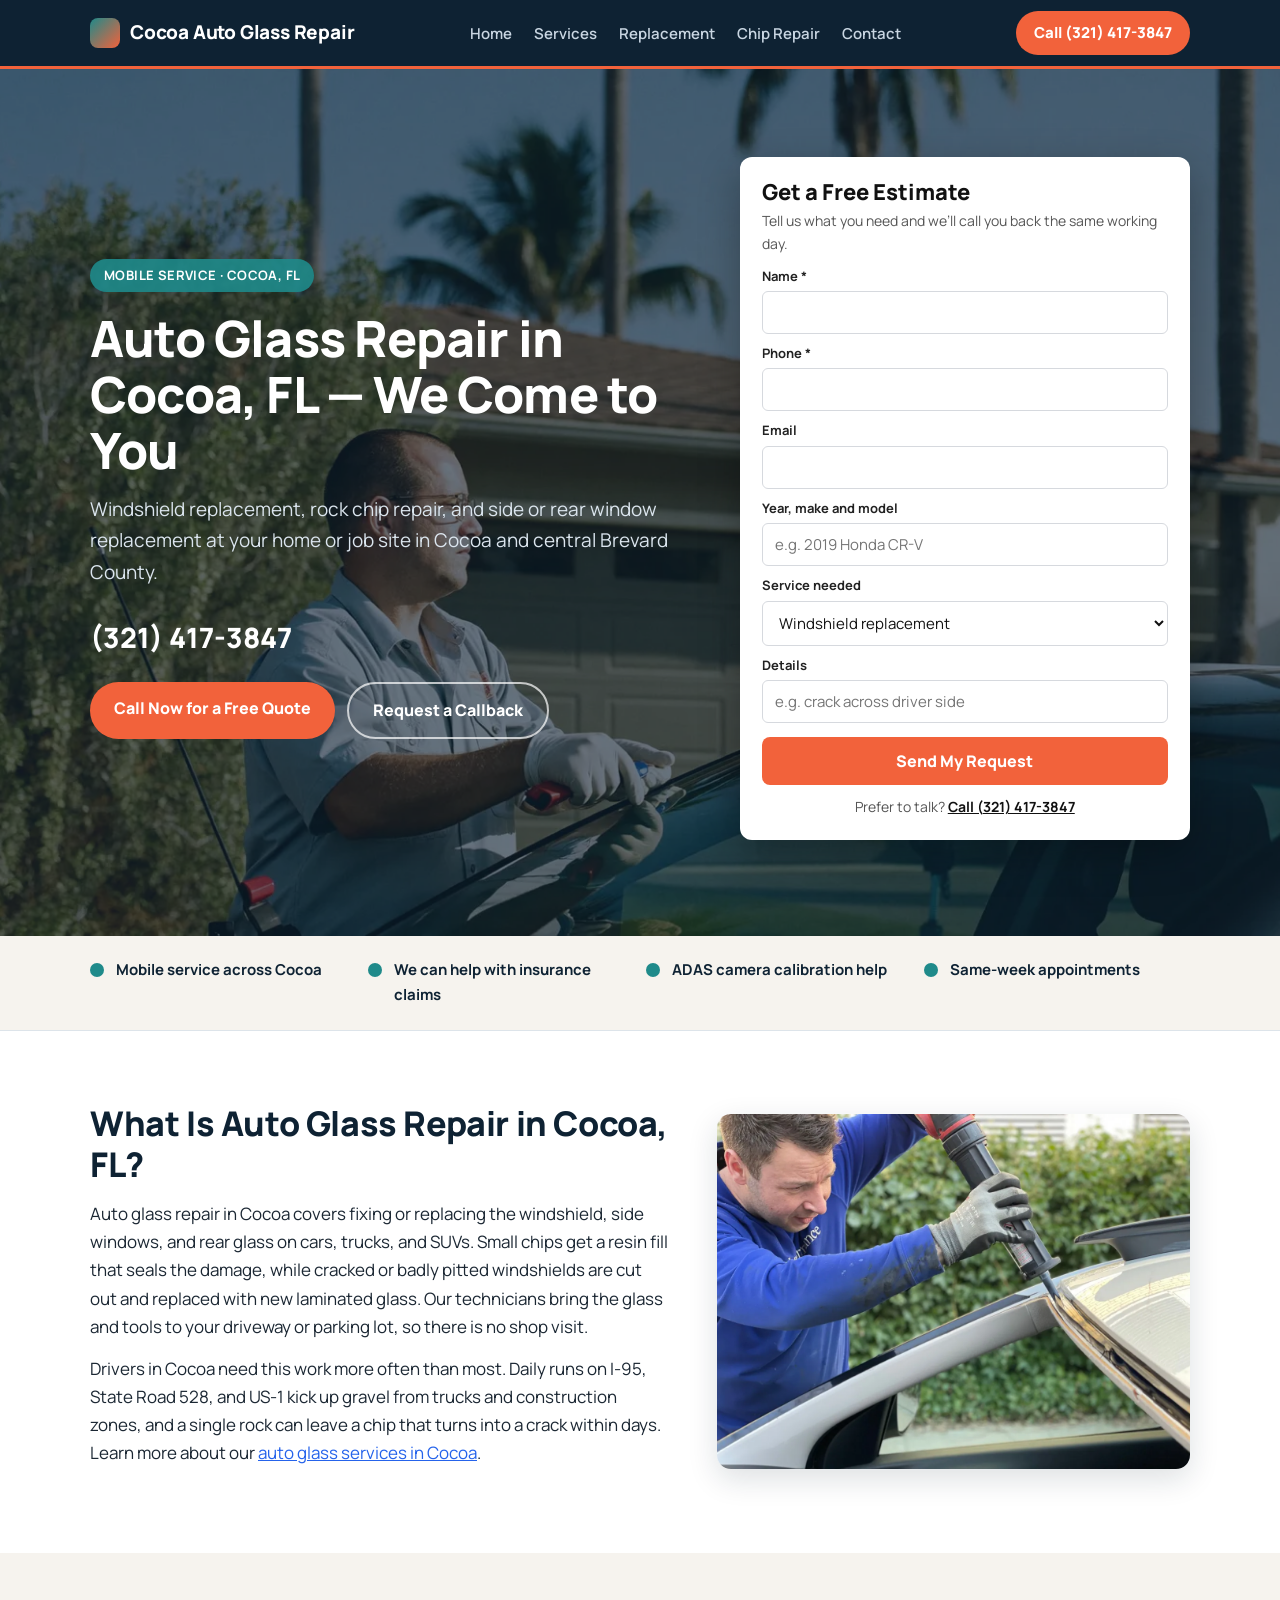
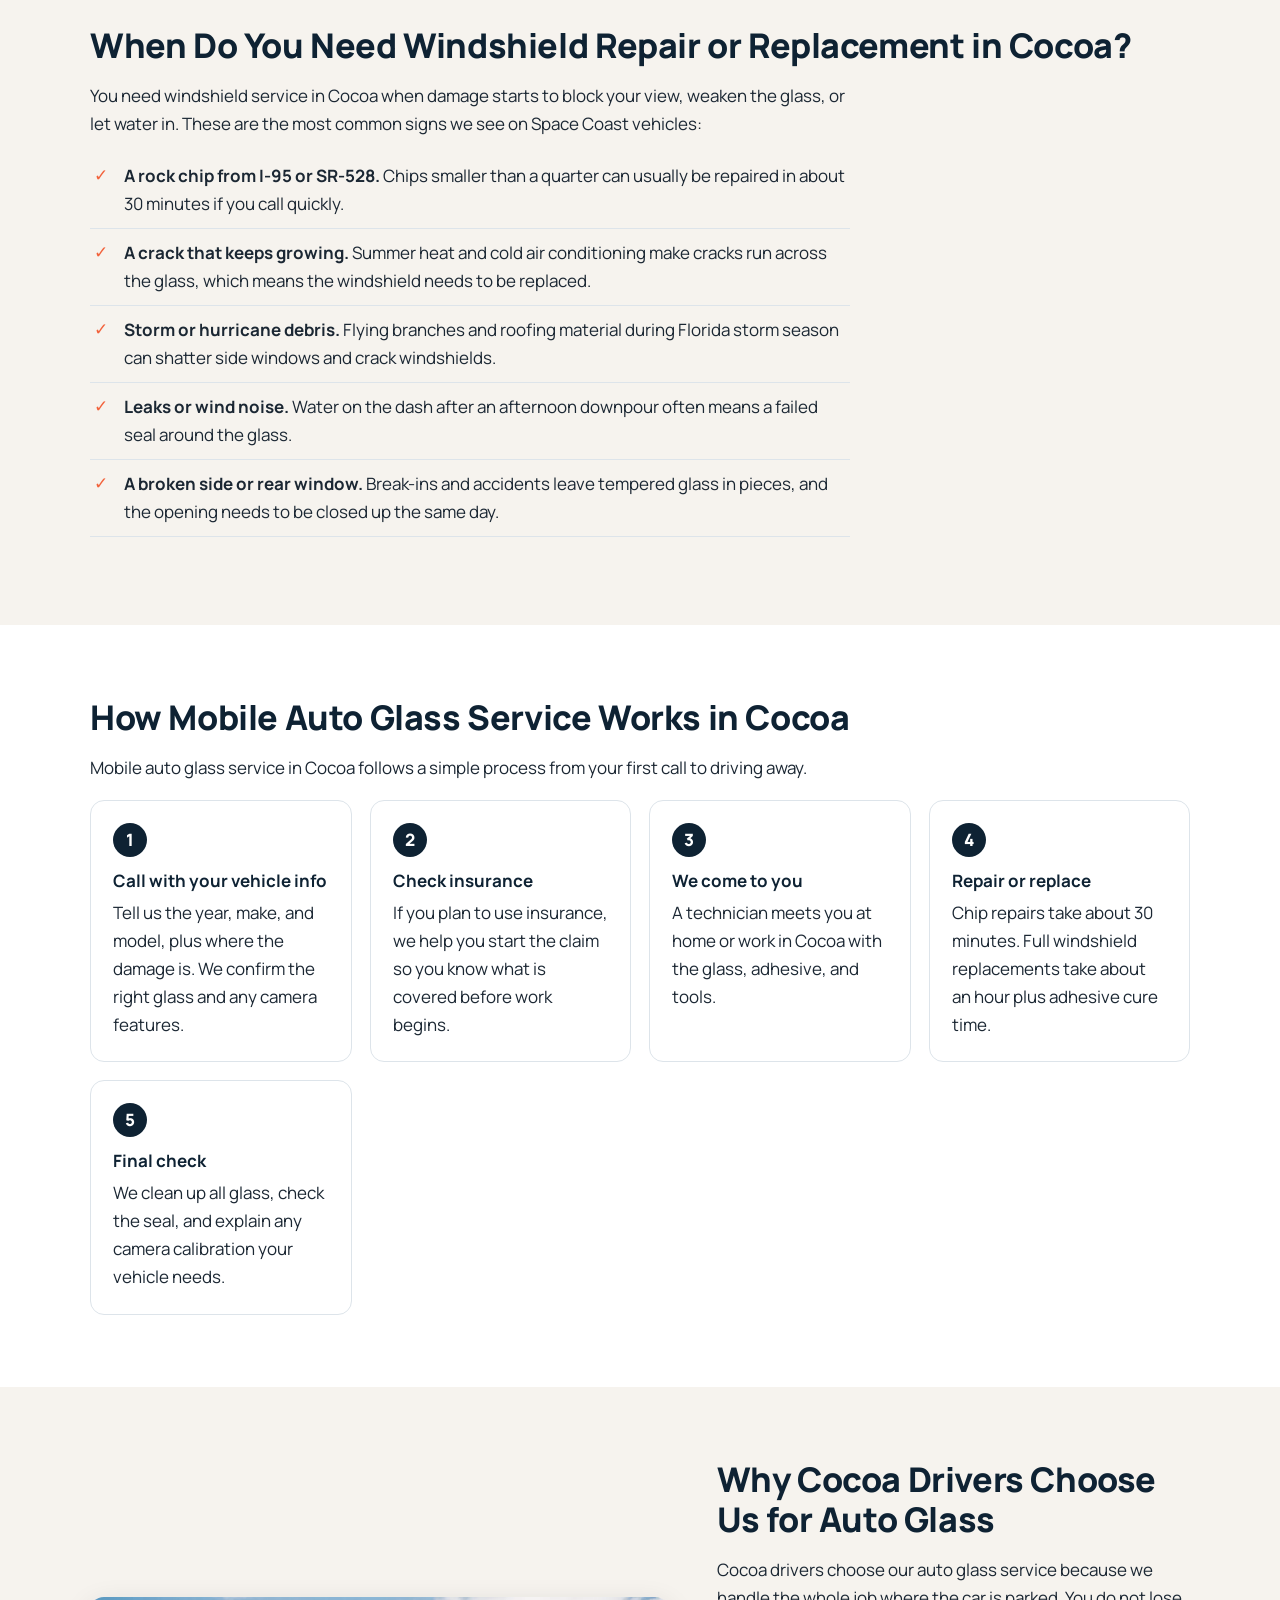
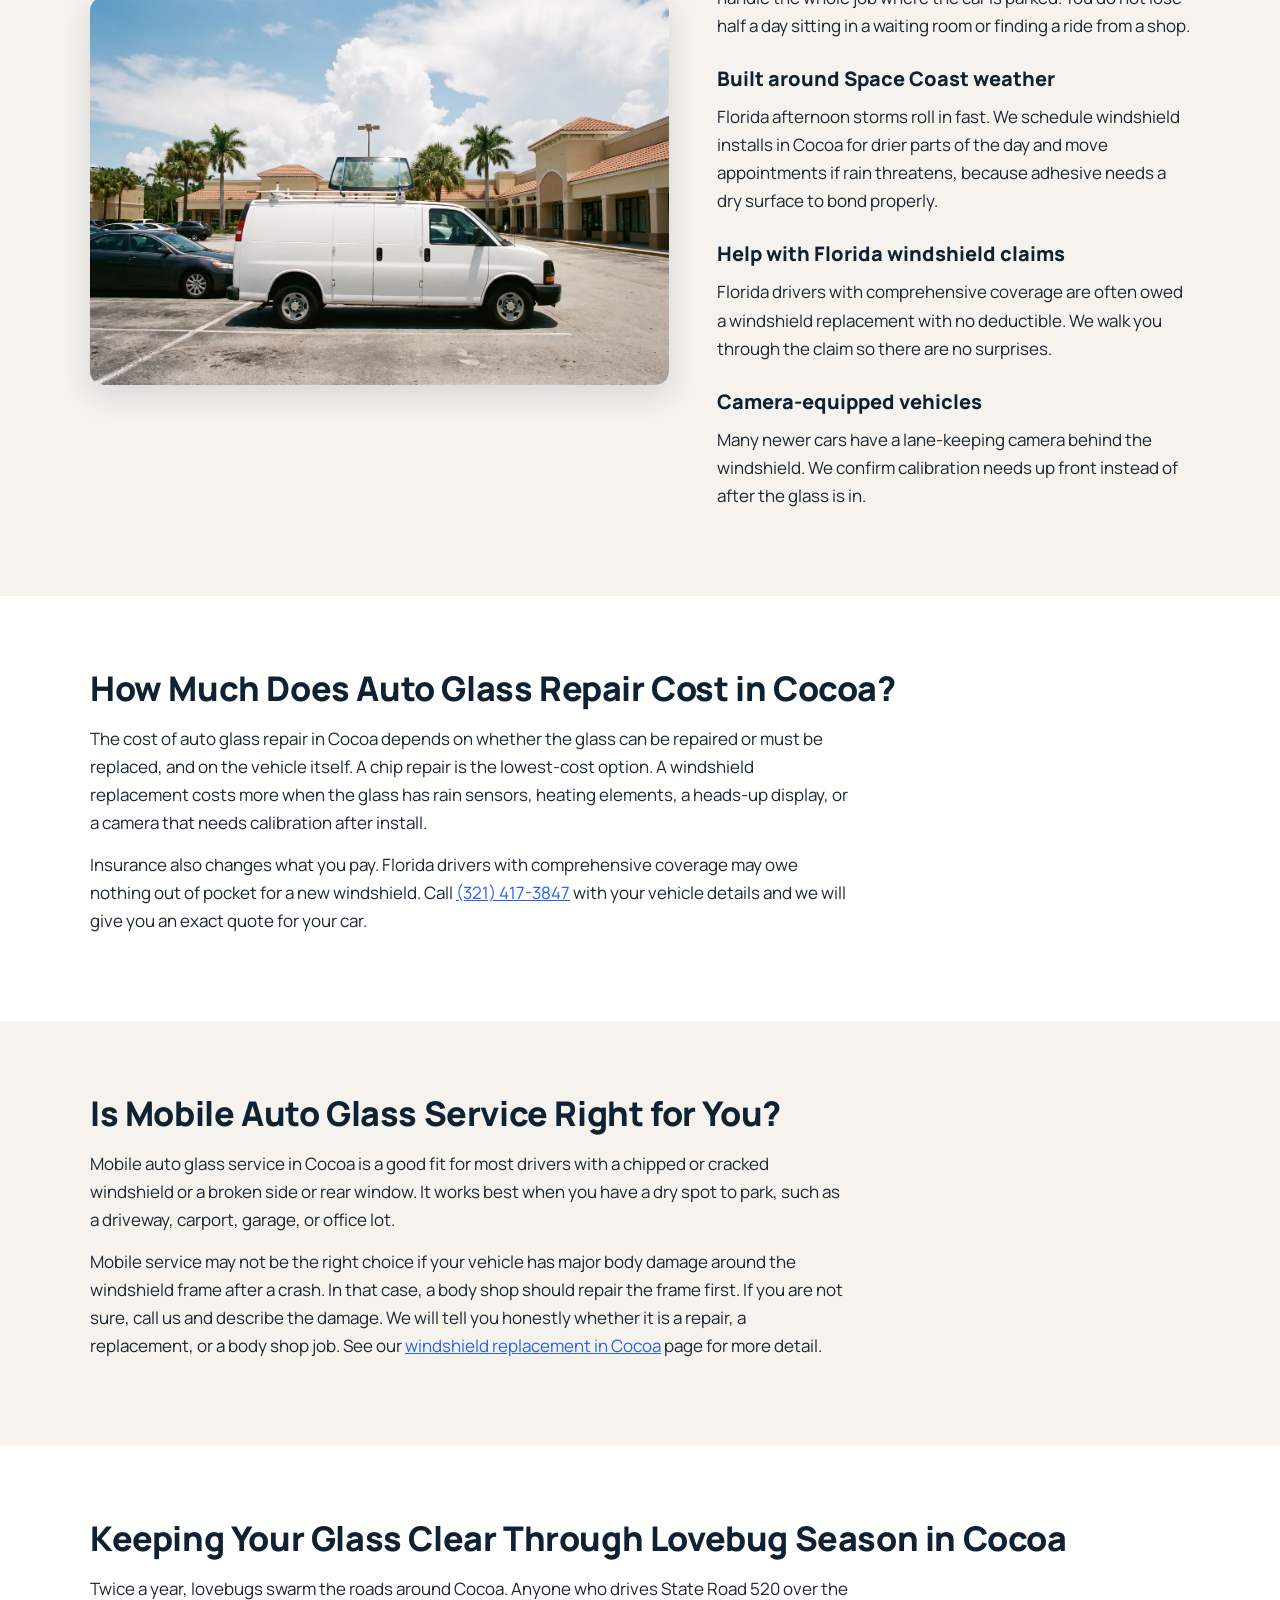
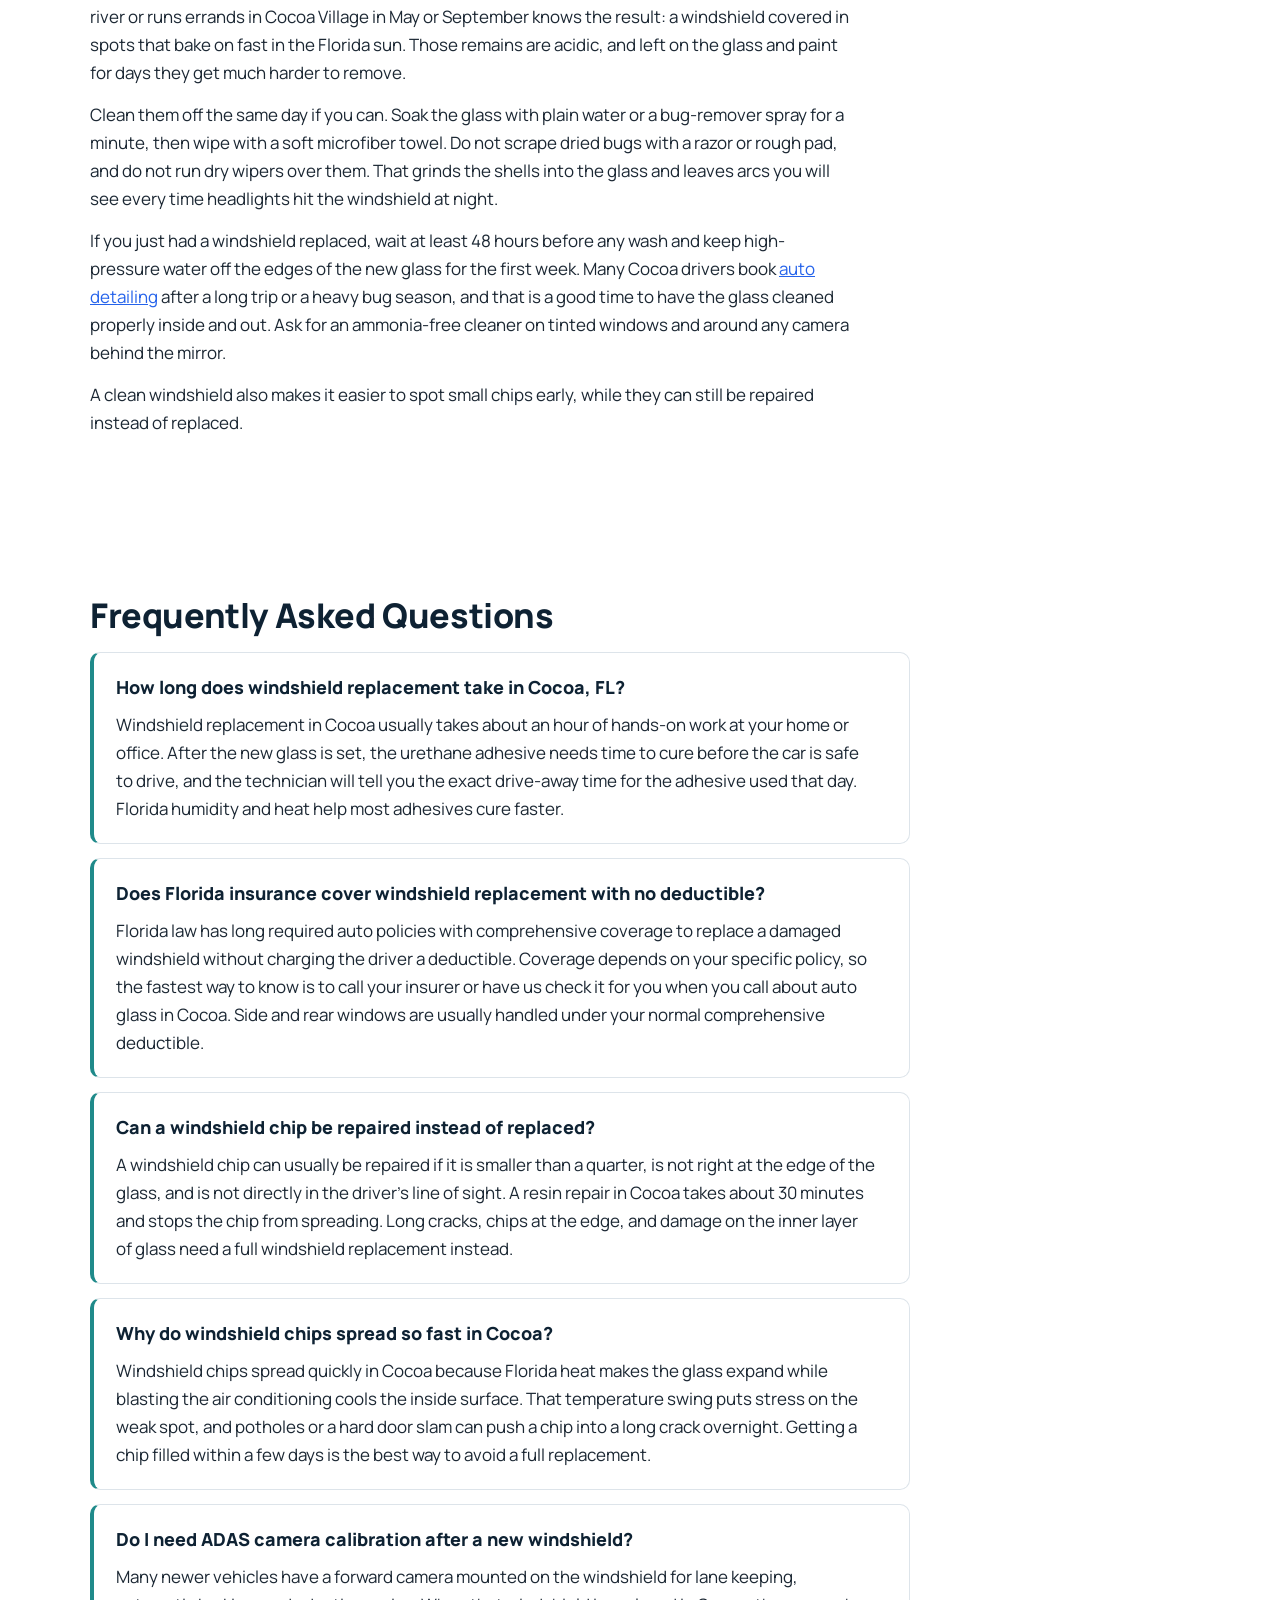
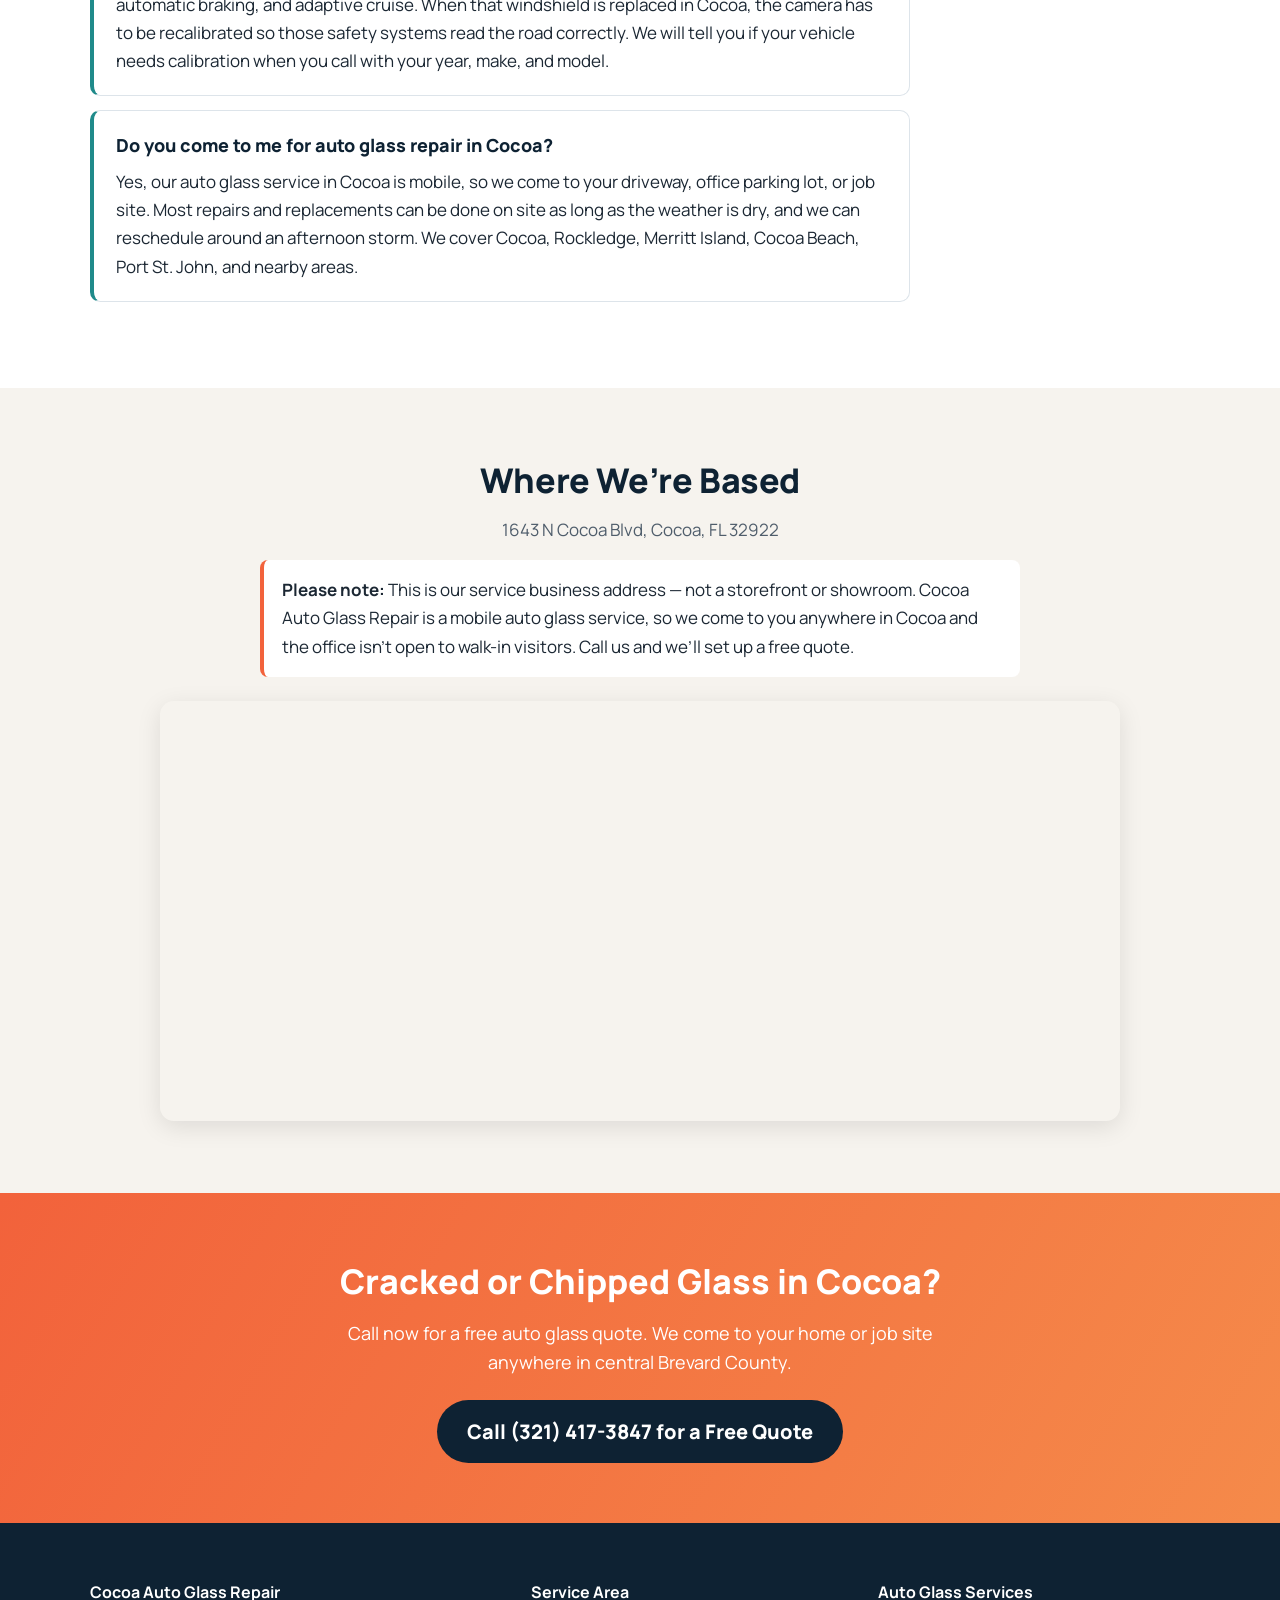
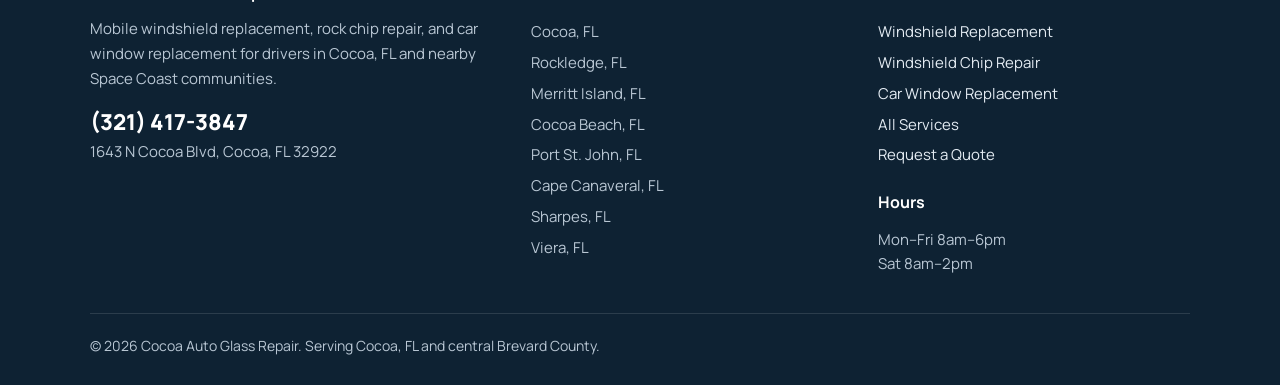
<file: index.html>
<!DOCTYPE html>
<html lang="en">
<head>
<meta charset="utf-8">
  <meta name="google-site-verification" content="lDOEakg_FDVEXzVCbtCHNbhbVAM93hoAV-r_Nm3L5ls" />
<meta name="viewport" content="width=device-width, initial-scale=1">
<title>Auto Glass Repair in Cocoa, FL | Mobile Windshield Service</title>
<meta name="description" content="Mobile auto glass repair in Cocoa, FL. Windshield replacement, rock chip repair, and window replacement at your home or work. Call (321) 417-3847.">
<link rel="canonical" href="https://www.cocoaautoglassrepair.com/">
<meta property="og:title" content="Auto Glass Repair in Cocoa, FL | Mobile Windshield Service">
<meta property="og:description" content="Mobile auto glass repair in Cocoa, FL. Windshield replacement, rock chip repair, and window replacement at your home or work. Call (321) 417-3847.">
<meta property="og:type" content="website">
<meta property="og:url" content="https://www.cocoaautoglassrepair.com/">
<meta property="og:image" content="https://www.cocoaautoglassrepair.com/windshield-replacement-cocoa-fl-hero.webp">
<link rel="preconnect" href="https://fonts.googleapis.com">
<link rel="preconnect" href="https://fonts.gstatic.com" crossorigin>
<link rel="stylesheet" href="styles.css">
<script type="application/ld+json">
{
  "@context": "https://schema.org",
  "@type": "AutoRepair",
  "name": "Cocoa Auto Glass Repair",
  "telephone": "+1-321-417-3847",
  "url": "https://www.cocoaautoglassrepair.com/",
  "image": "https://www.cocoaautoglassrepair.com/windshield-replacement-cocoa-fl-hero.webp",
  "address": {
    "@type": "PostalAddress",
    "streetAddress": "1643 N Cocoa Blvd",
    "addressLocality": "Cocoa",
    "addressRegion": "FL",
    "postalCode": "32922",
    "addressCountry": "US"
  },
  "areaServed": [
    "Cocoa, FL",
    "Rockledge, FL",
    "Merritt Island, FL",
    "Cocoa Beach, FL",
    "Port St. John, FL",
    "Cape Canaveral, FL",
    "Sharpes, FL",
    "Viera, FL"
  ],
  "description": "Mobile auto glass repair and windshield replacement in Cocoa, FL",
  "openingHours": [
    "Mo-Fr 08:00-18:00",
    "Sa 08:00-14:00"
  ]
}
</script>
<script type="application/ld+json">
{
  "@context": "https://schema.org",
  "@type": "FAQPage",
  "mainEntity": [
    {
      "@type": "Question",
      "name": "How long does windshield replacement take in Cocoa, FL?",
      "acceptedAnswer": {
        "@type": "Answer",
        "text": "Windshield replacement in Cocoa usually takes about an hour of hands-on work at your home or office. After the new glass is set, the urethane adhesive needs time to cure before the car is safe to drive, and the technician will tell you the exact drive-away time for the adhesive used that day. Florida humidity and heat help most adhesives cure faster."
      }
    },
    {
      "@type": "Question",
      "name": "Does Florida insurance cover windshield replacement with no deductible?",
      "acceptedAnswer": {
        "@type": "Answer",
        "text": "Florida law has long required auto policies with comprehensive coverage to replace a damaged windshield without charging the driver a deductible. Coverage depends on your specific policy, so the fastest way to know is to call your insurer or have us check it for you when you call about auto glass in Cocoa. Side and rear windows are usually handled under your normal comprehensive deductible."
      }
    },
    {
      "@type": "Question",
      "name": "Can a windshield chip be repaired instead of replaced?",
      "acceptedAnswer": {
        "@type": "Answer",
        "text": "A windshield chip can usually be repaired if it is smaller than a quarter, is not right at the edge of the glass, and is not directly in the driver\u2019s line of sight. A resin repair in Cocoa takes about 30 minutes and stops the chip from spreading. Long cracks, chips at the edge, and damage on the inner layer of glass need a full windshield replacement instead."
      }
    },
    {
      "@type": "Question",
      "name": "Why do windshield chips spread so fast in Cocoa?",
      "acceptedAnswer": {
        "@type": "Answer",
        "text": "Windshield chips spread quickly in Cocoa because Florida heat makes the glass expand while blasting the air conditioning cools the inside surface. That temperature swing puts stress on the weak spot, and potholes or a hard door slam can push a chip into a long crack overnight. Getting a chip filled within a few days is the best way to avoid a full replacement."
      }
    },
    {
      "@type": "Question",
      "name": "Do I need ADAS camera calibration after a new windshield?",
      "acceptedAnswer": {
        "@type": "Answer",
        "text": "Many newer vehicles have a forward camera mounted on the windshield for lane keeping, automatic braking, and adaptive cruise. When that windshield is replaced in Cocoa, the camera has to be recalibrated so those safety systems read the road correctly. We will tell you if your vehicle needs calibration when you call with your year, make, and model."
      }
    },
    {
      "@type": "Question",
      "name": "Do you come to me for auto glass repair in Cocoa?",
      "acceptedAnswer": {
        "@type": "Answer",
        "text": "Yes, our auto glass service in Cocoa is mobile, so we come to your driveway, office parking lot, or job site. Most repairs and replacements can be done on site as long as the weather is dry, and we can reschedule around an afternoon storm. We cover Cocoa, Rockledge, Merritt Island, Cocoa Beach, Port St. John, and nearby areas."
      }
    }
  ]
}
</script>
<style>/* home hero form + photo */
.lg-form{background:#fff;color:#1a1a1a;border-radius:12px;padding:22px;box-shadow:0 14px 40px rgba(0,0,0,.3);text-align:left;max-width:460px;width:100%;justify-self:end}
.lg-form h2{font-size:22px;font-weight:800;color:#111;margin:0 0 4px;line-height:1.2}
.lg-form .lg-note{font-size:14px;color:#555;margin:0 0 10px}
.lg-form label{display:block;font-size:13px;font-weight:700;color:#222;margin:9px 0 4px}
.lg-form input,.lg-form select{width:100%;box-sizing:border-box;padding:10px 12px;border:1px solid #d6d9de;border-radius:6px;font-size:15px;font-family:inherit;background:#fff;color:#111}
.lg-form button{width:100%;margin-top:14px;background:rgb(242, 98, 59);color:#fff;border:0;border-radius:8px;padding:13px;font-size:16px;font-weight:800;cursor:pointer;font-family:inherit}
.lg-form button:hover{filter:brightness(.92)}
.lg-form .lg-alt{text-align:center;font-size:14px;margin:10px 0 0;color:#555}
.lg-form .lg-alt a{color:#111;font-weight:700}
.lg-grid{display:grid !important;grid-template-columns:1.15fr .85fr;gap:40px;align-items:center;text-align:left}
.lg-form form{background:none !important;border:0 !important;padding:0 !important;box-shadow:none !important;margin:0 !important;max-width:none !important}
.hero > .lg-form{align-self:center;justify-self:start;margin:48px 5% 48px 24px}
.hero p:not([class*=phone]) a:not([class]){color:#fff;text-decoration:underline}
.lg-form .lg-alt a{color:#111 !important}
@media (max-width:860px){.hero > .lg-form{margin:0 5% 40px;justify-self:stretch;width:auto} .lg-grid{grid-template-columns:1fr !important} .lg-form{justify-self:stretch;max-width:none}}
</style>
</head>
<body>

<!-- NAV -->
<header class="nav">
  <div class="wrap">
    <a class="logo" href="/"><span class="logo-mark" aria-hidden="true"></span>Cocoa Auto Glass Repair</a>
    <nav aria-label="Main">
      <ul class="nav-links">
        <li><a href="/" aria-current="page">Home</a></li>
        <li><a href="services.html">Services</a></li>
        <li><a href="windshield-replacement-cocoa-fl.html">Replacement</a></li>
        <li><a href="windshield-repair-cocoa-fl.html">Chip Repair</a></li>
        <li><a href="contact.html">Contact</a></li>
      </ul>
    </nav>
    <a class="btn btn-coral" href="tel:+13214173847">Call (321) 417-3847</a>
  </div>
</header>

<main>
<!-- HERO -->
<section class="hero">
  <img class="hero-img" src="windshield-replacement-cocoa-fl-hero.webp" alt="Auto glass technician replacing a windshield in Cocoa, FL" width="1600" height="900" fetchpriority="high">
  <div class="wrap lg-grid">
    <div class="hero-inner">
      <span class="badge">Mobile Service &middot; Cocoa, FL</span>
      <h1>Auto Glass Repair in Cocoa, FL &mdash; We Come to You</h1>
      <p>Windshield replacement, rock chip repair, and side or rear window replacement at your home or job site in Cocoa and central Brevard County.</p>
      <a class="hero-phone" href="tel:+13214173847">(321) 417-3847</a>
      <div class="hero-ctas">
        <a class="btn btn-coral" href="tel:+13214173847">Call Now for a Free Quote</a>
        <a class="btn btn-ghost" href="contact.html">Request a Callback</a>
      </div>
    </div>
  <div class="lg-form">
      <h2>Get a Free Estimate</h2>
      <p class="lg-note">Tell us what you need and we&rsquo;ll call you back the same working day.</p>
      <form action="https://formspree.io/f/xwlvbrpj" method="POST">
        <input type="hidden" name="_subject" value="New Lead &mdash; Cocoa Auto Glass Repair (Home Page)">
        <label for="lg-name">Name *</label>
        <input type="text" id="lg-name" name="name" autocomplete="name" required>
        <label for="lg-phone">Phone *</label>
        <input type="tel" id="lg-phone" name="phone" autocomplete="tel" required>
        <label for="lg-email">Email</label>
        <input type="email" id="lg-email" name="email" autocomplete="email">
        <label for="lg-vehicle">Year, make and model</label>
        <input type="text" id="lg-vehicle" name="vehicle" placeholder="e.g. 2019 Honda CR-V">
        <label for="lg-service">Service needed</label>
        <select id="lg-service" name="service">
          <option>Windshield replacement</option>
          <option>Windshield chip repair</option>
          <option>Side or rear window replacement</option>
          <option>Not sure</option>
        </select>
        <label for="lg-details">Details</label>
        <input type="text" id="lg-details" name="details" placeholder="e.g. crack across driver side">
        <input type="text" name="_gotcha" style="display:none" tabindex="-1" autocomplete="off">
        <button type="submit">Send My Request</button>
      </form>
      <p class="lg-alt">Prefer to talk? <a href="tel:+13214173847">Call (321) 417-3847</a></p>
    </div>
</div>
</section>

<section class="strip" aria-label="Highlights">
  <div class="wrap">
    <ul>
      <li>Mobile service across Cocoa</li>
      <li>We can help with insurance claims</li>
      <li>ADAS camera calibration help</li>
      <li>Same-week appointments</li>
    </ul>
  </div>
</section>

<section class="section">
  <div class="wrap split">
    <div>
      <h2>What Is Auto Glass Repair in Cocoa, FL?</h2>
      <p>Auto glass repair in Cocoa covers fixing or replacing the windshield, side windows, and rear glass on cars, trucks, and SUVs. Small chips get a resin fill that seals the damage, while cracked or badly pitted windshields are cut out and replaced with new laminated glass. Our technicians bring the glass and tools to your driveway or parking lot, so there is no shop visit.</p>
      <p>Drivers in Cocoa need this work more often than most. Daily runs on I-95, State Road 528, and US-1 kick up gravel from trucks and construction zones, and a single rock can leave a chip that turns into a crack within days. Learn more about our <a href="services.html" style="color: #2563eb; text-decoration: underline;">auto glass services in Cocoa</a>.</p>
    </div>
    <img src="auto-glass-technician-cocoa-fl.webp" alt="Auto glass technician applying urethane for a windshield in Cocoa" width="1200" height="900" loading="lazy">
  </div>
</section>

<section class="section alt">
  <div class="wrap">
    <h2>When Do You Need Windshield Repair or Replacement in Cocoa?</h2>
    <p>You need windshield service in Cocoa when damage starts to block your view, weaken the glass, or let water in. These are the most common signs we see on Space Coast vehicles:</p>
    <ul class="checks">
      <li><strong>A rock chip from I-95 or SR-528.</strong> Chips smaller than a quarter can usually be repaired in about 30 minutes if you call quickly.</li>
      <li><strong>A crack that keeps growing.</strong> Summer heat and cold air conditioning make cracks run across the glass, which means the windshield needs to be replaced.</li>
      <li><strong>Storm or hurricane debris.</strong> Flying branches and roofing material during Florida storm season can shatter side windows and crack windshields.</li>
      <li><strong>Leaks or wind noise.</strong> Water on the dash after an afternoon downpour often means a failed seal around the glass.</li>
      <li><strong>A broken side or rear window.</strong> Break-ins and accidents leave tempered glass in pieces, and the opening needs to be closed up the same day.</li>
    </ul>
  </div>
</section>

<section class="section">
  <div class="wrap">
    <h2>How Mobile Auto Glass Service Works in Cocoa</h2>
    <p>Mobile auto glass service in Cocoa follows a simple process from your first call to driving away.</p>
    <ol class="steps">
      <li><strong>Call with your vehicle info</strong>Tell us the year, make, and model, plus where the damage is. We confirm the right glass and any camera features.</li>
      <li><strong>Check insurance</strong>If you plan to use insurance, we help you start the claim so you know what is covered before work begins.</li>
      <li><strong>We come to you</strong>A technician meets you at home or work in Cocoa with the glass, adhesive, and tools.</li>
      <li><strong>Repair or replace</strong>Chip repairs take about 30 minutes. Full windshield replacements take about an hour plus adhesive cure time.</li>
      <li><strong>Final check</strong>We clean up all glass, check the seal, and explain any camera calibration your vehicle needs.</li>
    </ol>
  </div>
</section>

<section class="section alt">
  <div class="wrap split flip">
    <div>
      <h2>Why Cocoa Drivers Choose Us for Auto Glass</h2>
      <p>Cocoa drivers choose our auto glass service because we handle the whole job where the car is parked. You do not lose half a day sitting in a waiting room or finding a ride from a shop.</p>
      <h3>Built around Space Coast weather</h3>
      <p>Florida afternoon storms roll in fast. We schedule windshield installs in Cocoa for drier parts of the day and move appointments if rain threatens, because adhesive needs a dry surface to bond properly.</p>
      <h3>Help with Florida windshield claims</h3>
      <p>Florida drivers with comprehensive coverage are often owed a windshield replacement with no deductible. We walk you through the claim so there are no surprises.</p>
      <h3>Camera-equipped vehicles</h3>
      <p>Many newer cars have a lane-keeping camera behind the windshield. We confirm calibration needs up front instead of after the glass is in.</p>
    </div>
    <img src="mobile-auto-glass-van-cocoa-fl.webp" alt="Mobile auto glass van with a windshield ready for a job in Cocoa" width="1400" height="939" loading="lazy">
  </div>
</section>

<section class="section">
  <div class="wrap">
    <h2>How Much Does Auto Glass Repair Cost in Cocoa?</h2>
    <p>The cost of auto glass repair in Cocoa depends on whether the glass can be repaired or must be replaced, and on the vehicle itself. A chip repair is the lowest-cost option. A windshield replacement costs more when the glass has rain sensors, heating elements, a heads-up display, or a camera that needs calibration after install.</p>
    <p>Insurance also changes what you pay. Florida drivers with comprehensive coverage may owe nothing out of pocket for a new windshield. Call <a href="tel:+13214173847" style="color: #2563eb; text-decoration: underline;">(321) 417-3847</a> with your vehicle details and we will give you an exact quote for your car.</p>
  </div>
</section>

<section class="section alt">
  <div class="wrap">
    <h2>Is Mobile Auto Glass Service Right for You?</h2>
    <p>Mobile auto glass service in Cocoa is a good fit for most drivers with a chipped or cracked windshield or a broken side or rear window. It works best when you have a dry spot to park, such as a driveway, carport, garage, or office lot.</p>
    <p>Mobile service may not be the right choice if your vehicle has major body damage around the windshield frame after a crash. In that case, a body shop should repair the frame first. If you are not sure, call us and describe the damage. We will tell you honestly whether it is a repair, a replacement, or a body shop job. See our <a href="windshield-replacement-cocoa-fl.html" style="color: #2563eb; text-decoration: underline;">windshield replacement in Cocoa</a> page for more detail.</p>
  </div>
</section>

<section class="section">
  <div class="wrap">
    <h2>Keeping Your Glass Clear Through Lovebug Season in Cocoa</h2>
    <p>Twice a year, lovebugs swarm the roads around Cocoa. Anyone who drives State Road 520 over the river or runs errands in Cocoa Village in May or September knows the result: a windshield covered in spots that bake on fast in the Florida sun. Those remains are acidic, and left on the glass and paint for days they get much harder to remove.</p>
    <p>Clean them off the same day if you can. Soak the glass with plain water or a bug-remover spray for a minute, then wipe with a soft microfiber towel. Do not scrape dried bugs with a razor or rough pad, and do not run dry wipers over them. That grinds the shells into the glass and leaves arcs you will see every time headlights hit the windshield at night.</p>
    <p>If you just had a windshield replaced, wait at least 48 hours before any wash and keep high-pressure water off the edges of the new glass for the first week. Many Cocoa drivers book <a href="https://cardetailingwarren.com/" style="color: #2563eb; text-decoration: underline;">auto detailing</a> after a long trip or a heavy bug season, and that is a good time to have the glass cleaned properly inside and out. Ask for an ammonia-free cleaner on tinted windows and around any camera behind the mirror.</p>
    <p>A clean windshield also makes it easier to spot small chips early, while they can still be repaired instead of replaced.</p>
  </div>
</section>

<section class="section" id="faq">
  <div class="wrap">
    <h2>Frequently Asked Questions</h2>
    <div class="faq">
      <div class="faq-item">
        <h3>How long does windshield replacement take in Cocoa, FL?</h3>
        <p>Windshield replacement in Cocoa usually takes about an hour of hands-on work at your home or office. After the new glass is set, the urethane adhesive needs time to cure before the car is safe to drive, and the technician will tell you the exact drive-away time for the adhesive used that day. Florida humidity and heat help most adhesives cure faster.</p>
      </div>
      <div class="faq-item">
        <h3>Does Florida insurance cover windshield replacement with no deductible?</h3>
        <p>Florida law has long required auto policies with comprehensive coverage to replace a damaged windshield without charging the driver a deductible. Coverage depends on your specific policy, so the fastest way to know is to call your insurer or have us check it for you when you call about auto glass in Cocoa. Side and rear windows are usually handled under your normal comprehensive deductible.</p>
      </div>
      <div class="faq-item">
        <h3>Can a windshield chip be repaired instead of replaced?</h3>
        <p>A windshield chip can usually be repaired if it is smaller than a quarter, is not right at the edge of the glass, and is not directly in the driver&rsquo;s line of sight. A resin repair in Cocoa takes about 30 minutes and stops the chip from spreading. Long cracks, chips at the edge, and damage on the inner layer of glass need a full windshield replacement instead.</p>
      </div>
      <div class="faq-item">
        <h3>Why do windshield chips spread so fast in Cocoa?</h3>
        <p>Windshield chips spread quickly in Cocoa because Florida heat makes the glass expand while blasting the air conditioning cools the inside surface. That temperature swing puts stress on the weak spot, and potholes or a hard door slam can push a chip into a long crack overnight. Getting a chip filled within a few days is the best way to avoid a full replacement.</p>
      </div>
      <div class="faq-item">
        <h3>Do I need ADAS camera calibration after a new windshield?</h3>
        <p>Many newer vehicles have a forward camera mounted on the windshield for lane keeping, automatic braking, and adaptive cruise. When that windshield is replaced in Cocoa, the camera has to be recalibrated so those safety systems read the road correctly. We will tell you if your vehicle needs calibration when you call with your year, make, and model.</p>
      </div>
      <div class="faq-item">
        <h3>Do you come to me for auto glass repair in Cocoa?</h3>
        <p>Yes, our auto glass service in Cocoa is mobile, so we come to your driveway, office parking lot, or job site. Most repairs and replacements can be done on site as long as the weather is dry, and we can reschedule around an afternoon storm. We cover Cocoa, Rockledge, Merritt Island, Cocoa Beach, Port St. John, and nearby areas.</p>
      </div>
    </div>
  </div>
</section>

<!-- MAP / LOCATION -->
<section class="section alt">
  <div class="wrap" style="text-align:center;">
    <h2>Where We&rsquo;re Based</h2>
    <p style="margin:0 auto 16px; color:var(--muted);">1643 N Cocoa Blvd, Cocoa, FL 32922</p>
    <p class="note" style="margin:0 auto 24px; text-align:left;">
      <strong>Please note:</strong> This is our service business address &mdash; not a storefront or showroom. Cocoa Auto Glass Repair is a mobile auto glass service, so we come to you anywhere in Cocoa and the office isn&rsquo;t open to walk-in visitors. Call us and we&rsquo;ll set up a free quote.
    </p>
    <div class="map-box">
      <iframe title="Map to Cocoa Auto Glass Repair service address, 1643 N Cocoa Blvd, Cocoa, FL 32922" src="https://www.google.com/maps?q=1643+N+Cocoa+Blvd%2C+Cocoa%2C+FL+32922&amp;output=embed" loading="lazy" referrerpolicy="no-referrer-when-downgrade" allowfullscreen></iframe>
    </div>
  </div>
</section>

<!-- CTA BANNER -->
<section class="cta-band">
  <div class="wrap">
    <h2>Cracked or Chipped Glass in Cocoa?</h2>
    <p>Call now for a free auto glass quote. We come to your home or job site anywhere in central Brevard County.</p>
    <a class="btn btn-navy" href="tel:+13214173847">Call (321) 417-3847 for a Free Quote</a>
  </div>
</section>
</main>

<!-- FOOTER -->
<footer class="footer">
  <div class="wrap">
    <div class="footer-grid">
      <div>
        <h4>Cocoa Auto Glass Repair</h4>
        <p>Mobile windshield replacement, rock chip repair, and car window replacement for drivers in Cocoa, FL and nearby Space Coast communities.</p>
        <p style="margin-top:12px;"><a class="phone" href="tel:+13214173847">(321) 417-3847</a></p>
        <p>1643 N Cocoa Blvd, Cocoa, FL 32922</p>
      </div>
      <div>
        <h4>Service Area</h4>
        <ul>
          <li>Cocoa, FL</li>
          <li>Rockledge, FL</li>
          <li>Merritt Island, FL</li>
          <li>Cocoa Beach, FL</li>
          <li>Port St. John, FL</li>
          <li>Cape Canaveral, FL</li>
          <li>Sharpes, FL</li>
          <li>Viera, FL</li>
        </ul>
      </div>
      <div>
        <h4>Auto Glass Services</h4>
        <ul>
          <li><a href="windshield-replacement-cocoa-fl.html">Windshield Replacement</a></li>
          <li><a href="windshield-repair-cocoa-fl.html">Windshield Chip Repair</a></li>
          <li><a href="car-window-replacement-cocoa-fl.html">Car Window Replacement</a></li>
          <li><a href="services.html">All Services</a></li>
          <li><a href="contact.html">Request a Quote</a></li>
        </ul>
        <h4 style="margin-top:18px;">Hours</h4>
        <p>Mon&ndash;Fri 8am&ndash;6pm<br>Sat 8am&ndash;2pm</p>
      </div>
    </div>
    <p class="copy">&copy; 2026 Cocoa Auto Glass Repair. Serving Cocoa, FL and central Brevard County.</p>
  </div>
</footer>

</body>
</html>
</file>
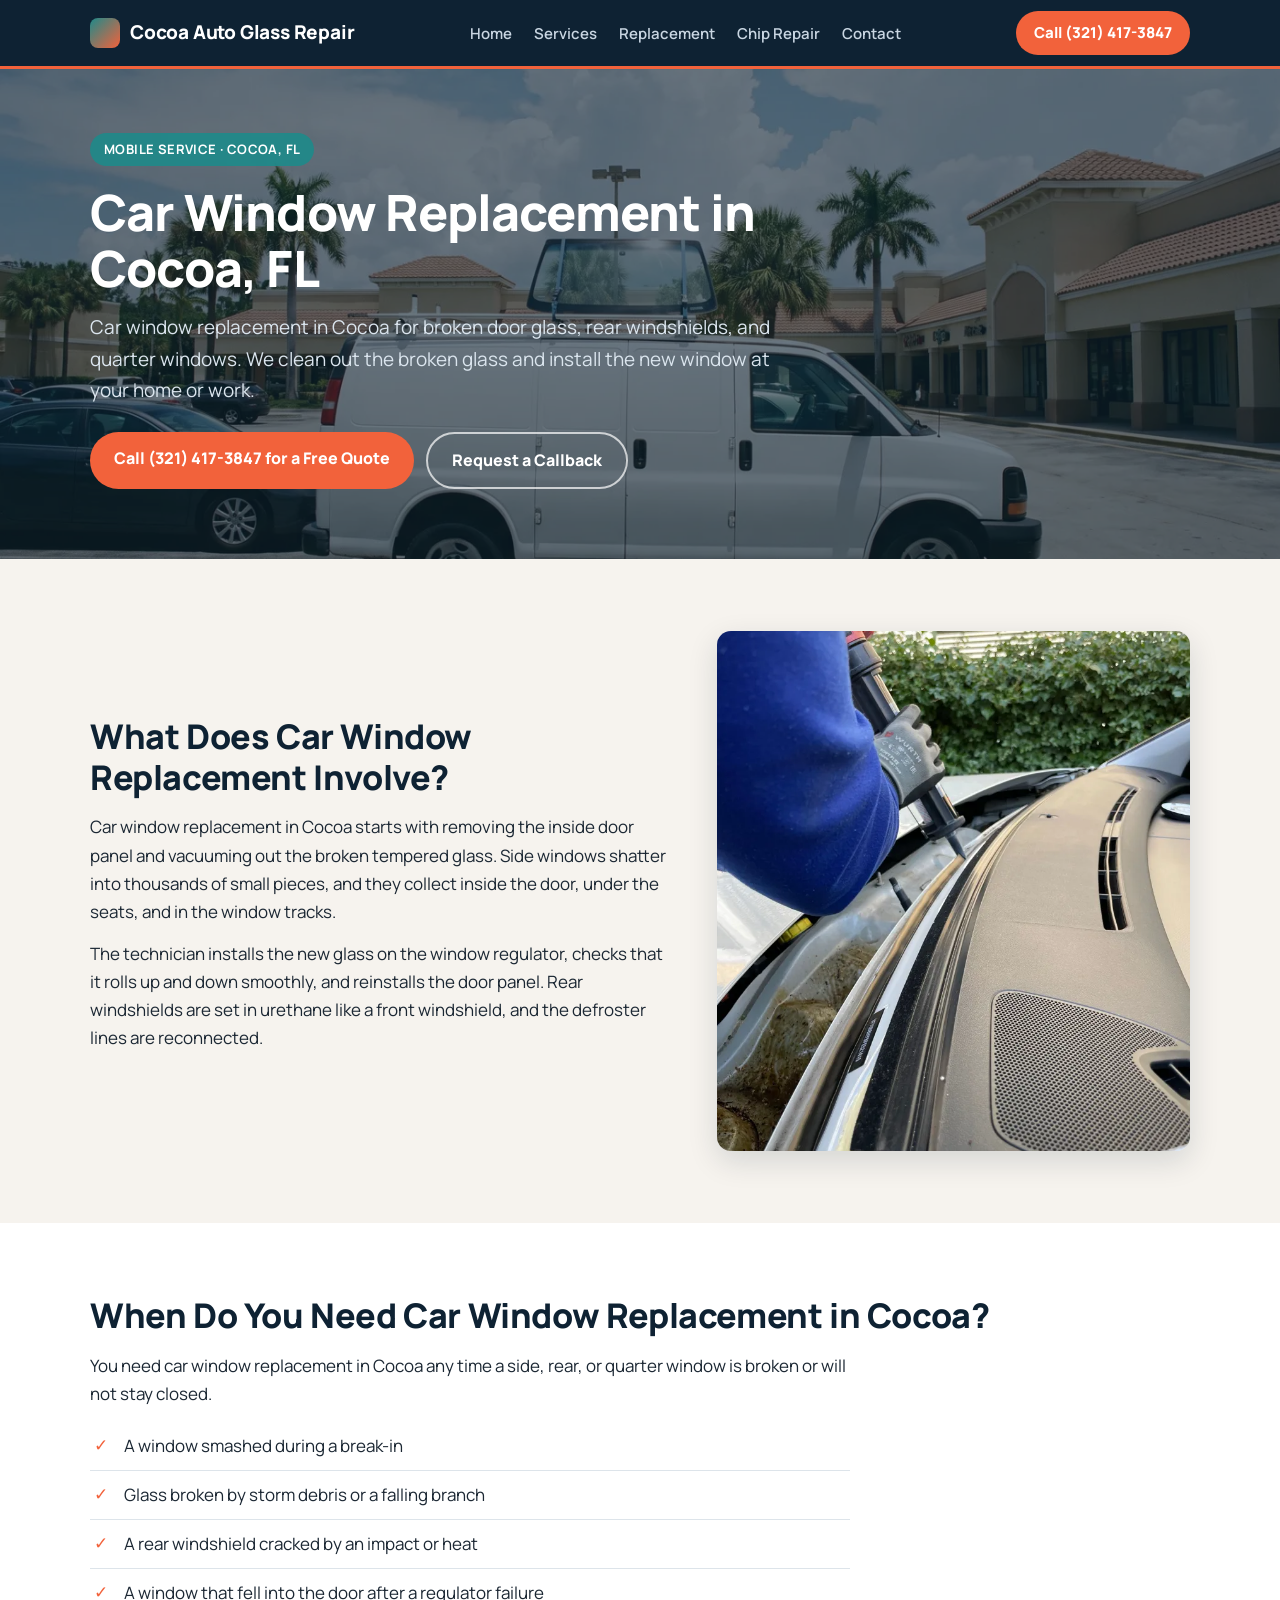
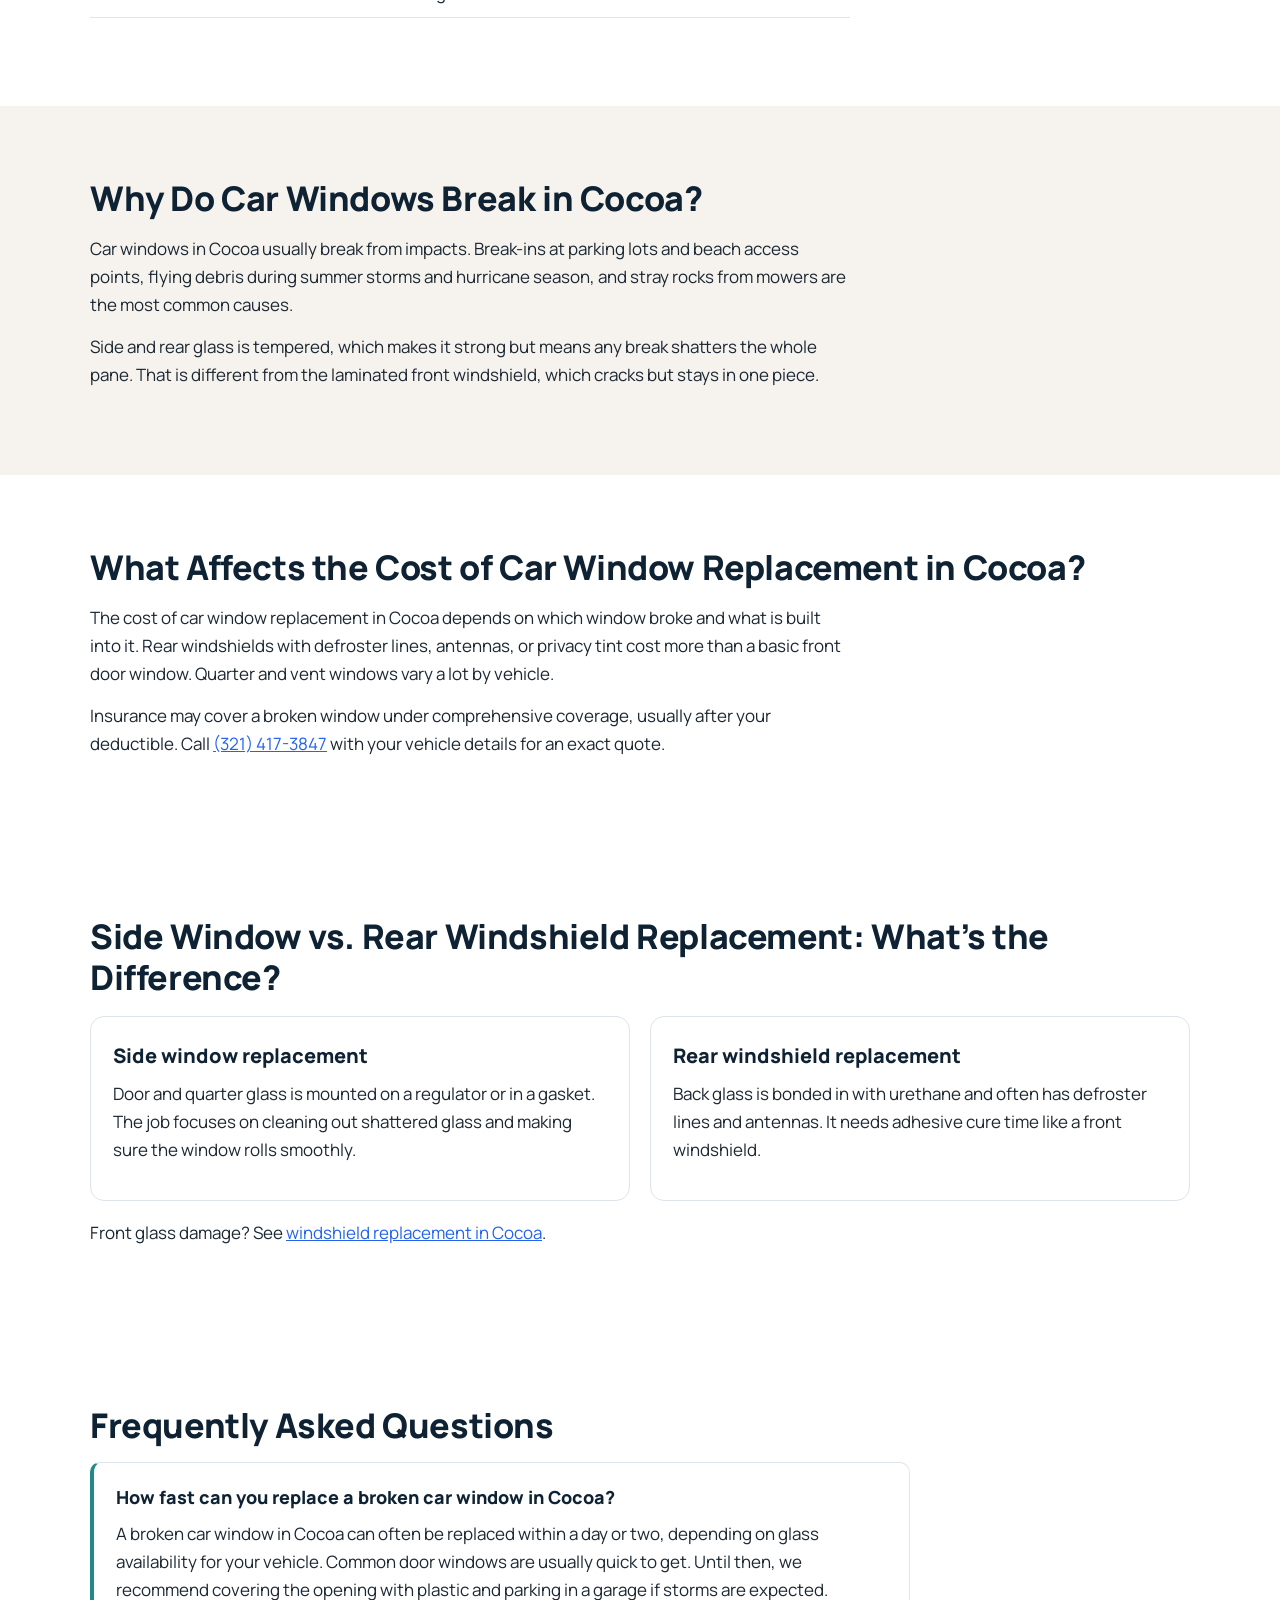
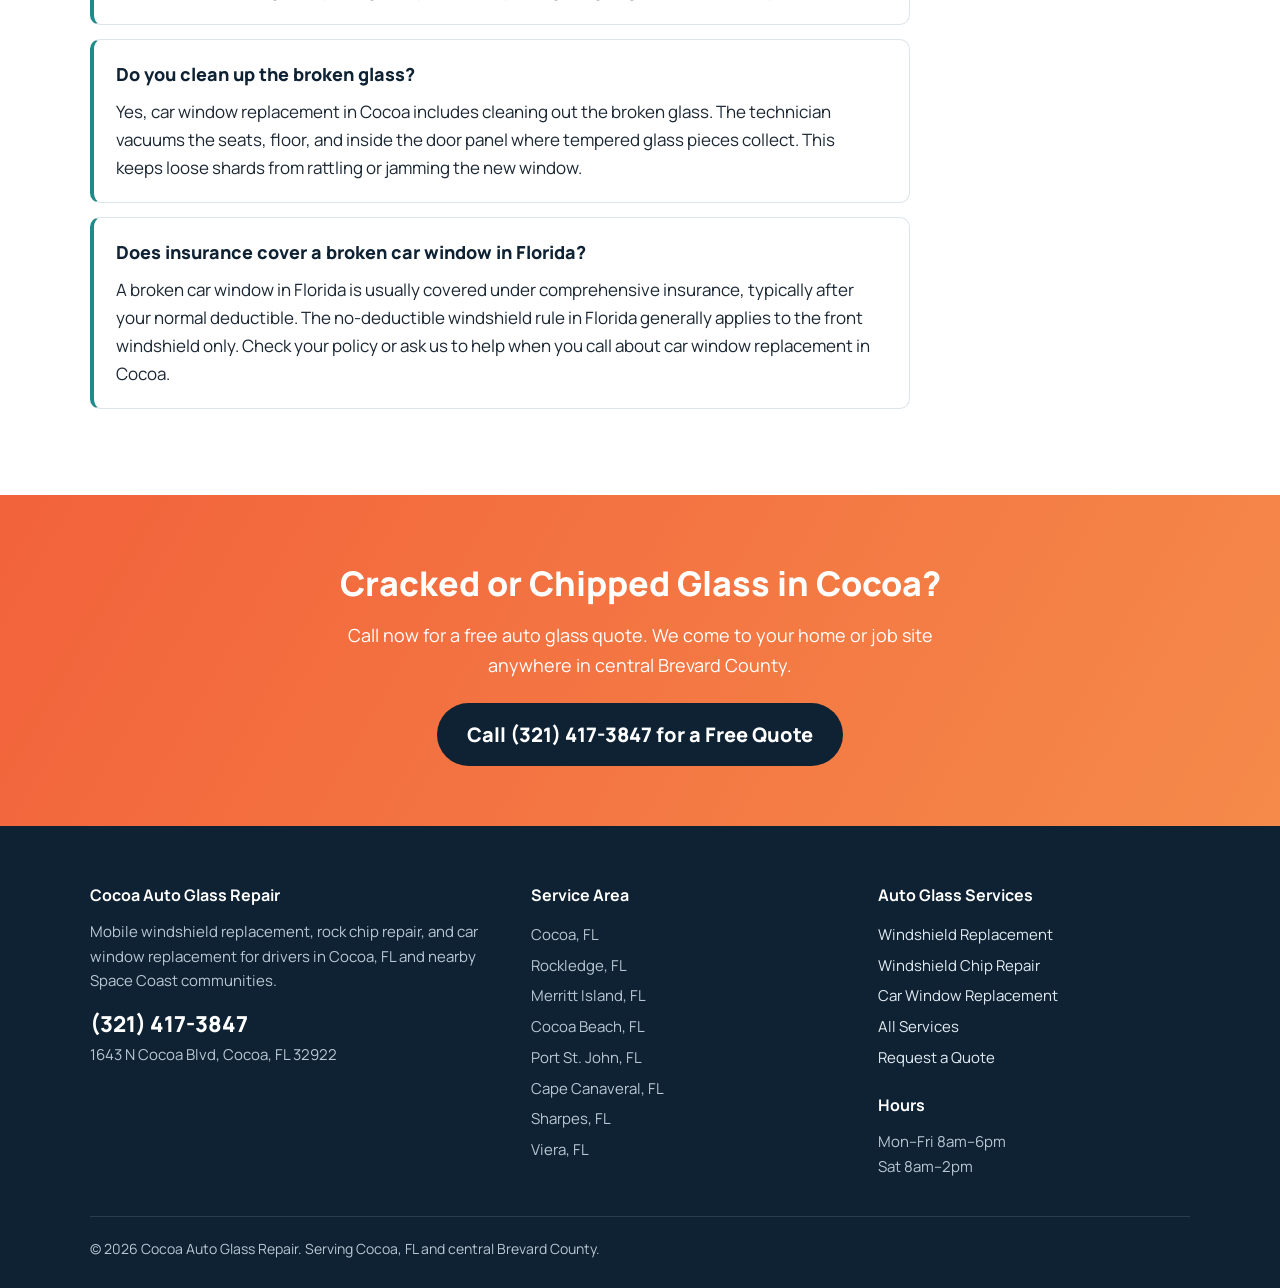
<file: car-window-replacement-cocoa-fl.html>
<!DOCTYPE html>
<html lang="en">
<head>
<meta charset="utf-8">
<meta name="viewport" content="width=device-width, initial-scale=1">
<title>Car Window Replacement in Cocoa, FL | Side &amp; Rear Glass</title>
<meta name="description" content="Car window replacement in Cocoa, FL for broken side, rear, and quarter glass. Mobile service with glass cleanup included. Call (321) 417-3847.">
<link rel="canonical" href="https://www.cocoaautoglassrepair.com/car-window-replacement-cocoa-fl.html">
<meta property="og:title" content="Car Window Replacement in Cocoa, FL | Side &amp; Rear Glass">
<meta property="og:description" content="Car window replacement in Cocoa, FL for broken side, rear, and quarter glass. Mobile service with glass cleanup included. Call (321) 417-3847.">
<meta property="og:type" content="website">
<meta property="og:url" content="https://www.cocoaautoglassrepair.com/car-window-replacement-cocoa-fl.html">
<meta property="og:image" content="https://www.cocoaautoglassrepair.com/windshield-replacement-cocoa-fl-hero.webp">
<link rel="preconnect" href="https://fonts.googleapis.com">
<link rel="preconnect" href="https://fonts.gstatic.com" crossorigin>
<link rel="stylesheet" href="styles.css">
<script type="application/ld+json">
{
  "@context": "https://schema.org",
  "@type": "AutoRepair",
  "name": "Cocoa Auto Glass Repair",
  "telephone": "+1-321-417-3847",
  "url": "https://www.cocoaautoglassrepair.com/",
  "image": "https://www.cocoaautoglassrepair.com/windshield-replacement-cocoa-fl-hero.webp",
  "address": {
    "@type": "PostalAddress",
    "streetAddress": "1643 N Cocoa Blvd",
    "addressLocality": "Cocoa",
    "addressRegion": "FL",
    "postalCode": "32922",
    "addressCountry": "US"
  },
  "areaServed": [
    "Cocoa, FL",
    "Rockledge, FL",
    "Merritt Island, FL",
    "Cocoa Beach, FL",
    "Port St. John, FL",
    "Cape Canaveral, FL",
    "Sharpes, FL",
    "Viera, FL"
  ],
  "description": "Car Window Replacement in Cocoa, FL",
  "openingHours": [
    "Mo-Fr 08:00-18:00",
    "Sa 08:00-14:00"
  ]
}
</script>
<script type="application/ld+json">
{
  "@context": "https://schema.org",
  "@type": "FAQPage",
  "mainEntity": [
    {
      "@type": "Question",
      "name": "How fast can you replace a broken car window in Cocoa?",
      "acceptedAnswer": {
        "@type": "Answer",
        "text": "A broken car window in Cocoa can often be replaced within a day or two, depending on glass availability for your vehicle. Common door windows are usually quick to get. Until then, we recommend covering the opening with plastic and parking in a garage if storms are expected."
      }
    },
    {
      "@type": "Question",
      "name": "Do you clean up the broken glass?",
      "acceptedAnswer": {
        "@type": "Answer",
        "text": "Yes, car window replacement in Cocoa includes cleaning out the broken glass. The technician vacuums the seats, floor, and inside the door panel where tempered glass pieces collect. This keeps loose shards from rattling or jamming the new window."
      }
    },
    {
      "@type": "Question",
      "name": "Does insurance cover a broken car window in Florida?",
      "acceptedAnswer": {
        "@type": "Answer",
        "text": "A broken car window in Florida is usually covered under comprehensive insurance, typically after your normal deductible. The no-deductible windshield rule in Florida generally applies to the front windshield only. Check your policy or ask us to help when you call about car window replacement in Cocoa."
      }
    }
  ]
}
</script>
</head>
<body>

<!-- NAV -->
<header class="nav">
  <div class="wrap">
    <a class="logo" href="/"><span class="logo-mark" aria-hidden="true"></span>Cocoa Auto Glass Repair</a>
    <nav aria-label="Main">
      <ul class="nav-links">
        <li><a href="/">Home</a></li>
        <li><a href="services.html">Services</a></li>
        <li><a href="windshield-replacement-cocoa-fl.html">Replacement</a></li>
        <li><a href="windshield-repair-cocoa-fl.html">Chip Repair</a></li>
        <li><a href="contact.html">Contact</a></li>
      </ul>
    </nav>
    <a class="btn btn-coral" href="tel:+13214173847">Call (321) 417-3847</a>
  </div>
</header>

<main>
<section class="hero page-hero">
  <img class="hero-img" src="mobile-auto-glass-van-cocoa-fl.webp" alt="Mobile auto glass van for car window replacement in Cocoa, FL" width="1600" height="900">
  <div class="wrap">
    <div class="hero-inner">
      <span class="badge">Mobile Service &middot; Cocoa, FL</span>
      <h1>Car Window Replacement in Cocoa, FL</h1>
      <p>Car window replacement in Cocoa for broken door glass, rear windshields, and quarter windows. We clean out the broken glass and install the new window at your home or work.</p>
      <div class="hero-ctas">
        <a class="btn btn-coral" href="tel:+13214173847">Call (321) 417-3847 for a Free Quote</a>
        <a class="btn btn-ghost" href="contact.html">Request a Callback</a>
      </div>
    </div>
  </div>
</section>

<section class="section alt">
  <div class="wrap split">
    <div>
      <h2>What Does Car Window Replacement Involve?</h2>
      <p>Car window replacement in Cocoa starts with removing the inside door panel and vacuuming out the broken tempered glass. Side windows shatter into thousands of small pieces, and they collect inside the door, under the seats, and in the window tracks.</p><p>The technician installs the new glass on the window regulator, checks that it rolls up and down smoothly, and reinstalls the door panel. Rear windshields are set in urethane like a front windshield, and the defroster lines are reconnected.</p>
    </div>
    <img class="tall" src="car-window-replacement-cocoa-fl.webp" alt="Auto glass installer fitting new car glass in Cocoa" width="750" height="1000" loading="lazy">
  </div>
</section>
<section class="section">
  <div class="wrap">
    <h2>When Do You Need Car Window Replacement in Cocoa?</h2>
    <p>You need car window replacement in Cocoa any time a side, rear, or quarter window is broken or will not stay closed.</p><ul class="checks"><li>A window smashed during a break-in</li><li>Glass broken by storm debris or a falling branch</li><li>A rear windshield cracked by an impact or heat</li><li>A window that fell into the door after a regulator failure</li></ul>
  </div>
</section>
<section class="section alt">
  <div class="wrap">
    <h2>Why Do Car Windows Break in Cocoa?</h2>
    <p>Car windows in Cocoa usually break from impacts. Break-ins at parking lots and beach access points, flying debris during summer storms and hurricane season, and stray rocks from mowers are the most common causes.</p><p>Side and rear glass is tempered, which makes it strong but means any break shatters the whole pane. That is different from the laminated front windshield, which cracks but stays in one piece.</p>
  </div>
</section>
<section class="section">
  <div class="wrap">
    <h2>What Affects the Cost of Car Window Replacement in Cocoa?</h2>
    <p>The cost of car window replacement in Cocoa depends on which window broke and what is built into it. Rear windshields with defroster lines, antennas, or privacy tint cost more than a basic front door window. Quarter and vent windows vary a lot by vehicle.</p><p>Insurance may cover a broken window under comprehensive coverage, usually after your deductible. Call <a href="tel:+13214173847" style="color: #2563eb; text-decoration: underline;">(321) 417-3847</a> with your vehicle details for an exact quote.</p>
  </div>
</section>
<section class="section">
  <div class="wrap">
    <h2>Side Window vs. Rear Windshield Replacement: What&rsquo;s the Difference?</h2>
    <div class="compare">
      <div><h3>Side window replacement</h3><p>Door and quarter glass is mounted on a regulator or in a gasket. The job focuses on cleaning out shattered glass and making sure the window rolls smoothly.</p></div>
      <div><h3>Rear windshield replacement</h3><p>Back glass is bonded in with urethane and often has defroster lines and antennas. It needs adhesive cure time like a front windshield.</p></div>
    </div>
    <p style="margin-top:18px;">Front glass damage? See <a href="windshield-replacement-cocoa-fl.html" style="color: #2563eb; text-decoration: underline;">windshield replacement in Cocoa</a>.</p>
  </div>
</section>

<section class="section" id="faq">
  <div class="wrap">
    <h2>Frequently Asked Questions</h2>
    <div class="faq">
      <div class="faq-item">
        <h3>How fast can you replace a broken car window in Cocoa?</h3>
        <p>A broken car window in Cocoa can often be replaced within a day or two, depending on glass availability for your vehicle. Common door windows are usually quick to get. Until then, we recommend covering the opening with plastic and parking in a garage if storms are expected.</p>
      </div>
      <div class="faq-item">
        <h3>Do you clean up the broken glass?</h3>
        <p>Yes, car window replacement in Cocoa includes cleaning out the broken glass. The technician vacuums the seats, floor, and inside the door panel where tempered glass pieces collect. This keeps loose shards from rattling or jamming the new window.</p>
      </div>
      <div class="faq-item">
        <h3>Does insurance cover a broken car window in Florida?</h3>
        <p>A broken car window in Florida is usually covered under comprehensive insurance, typically after your normal deductible. The no-deductible windshield rule in Florida generally applies to the front windshield only. Check your policy or ask us to help when you call about car window replacement in Cocoa.</p>
      </div>
    </div>
  </div>
</section>

<!-- CTA BANNER -->
<section class="cta-band">
  <div class="wrap">
    <h2>Cracked or Chipped Glass in Cocoa?</h2>
    <p>Call now for a free auto glass quote. We come to your home or job site anywhere in central Brevard County.</p>
    <a class="btn btn-navy" href="tel:+13214173847">Call (321) 417-3847 for a Free Quote</a>
  </div>
</section>
</main>

<!-- FOOTER -->
<footer class="footer">
  <div class="wrap">
    <div class="footer-grid">
      <div>
        <h4>Cocoa Auto Glass Repair</h4>
        <p>Mobile windshield replacement, rock chip repair, and car window replacement for drivers in Cocoa, FL and nearby Space Coast communities.</p>
        <p style="margin-top:12px;"><a class="phone" href="tel:+13214173847">(321) 417-3847</a></p>
        <p>1643 N Cocoa Blvd, Cocoa, FL 32922</p>
      </div>
      <div>
        <h4>Service Area</h4>
        <ul>
          <li>Cocoa, FL</li>
          <li>Rockledge, FL</li>
          <li>Merritt Island, FL</li>
          <li>Cocoa Beach, FL</li>
          <li>Port St. John, FL</li>
          <li>Cape Canaveral, FL</li>
          <li>Sharpes, FL</li>
          <li>Viera, FL</li>
        </ul>
      </div>
      <div>
        <h4>Auto Glass Services</h4>
        <ul>
          <li><a href="windshield-replacement-cocoa-fl.html">Windshield Replacement</a></li>
          <li><a href="windshield-repair-cocoa-fl.html">Windshield Chip Repair</a></li>
          <li><a href="car-window-replacement-cocoa-fl.html">Car Window Replacement</a></li>
          <li><a href="services.html">All Services</a></li>
          <li><a href="contact.html">Request a Quote</a></li>
        </ul>
        <h4 style="margin-top:18px;">Hours</h4>
        <p>Mon&ndash;Fri 8am&ndash;6pm<br>Sat 8am&ndash;2pm</p>
      </div>
    </div>
    <p class="copy">&copy; 2026 Cocoa Auto Glass Repair. Serving Cocoa, FL and central Brevard County.</p>
  </div>
</footer>

</body>
</html>
</file>
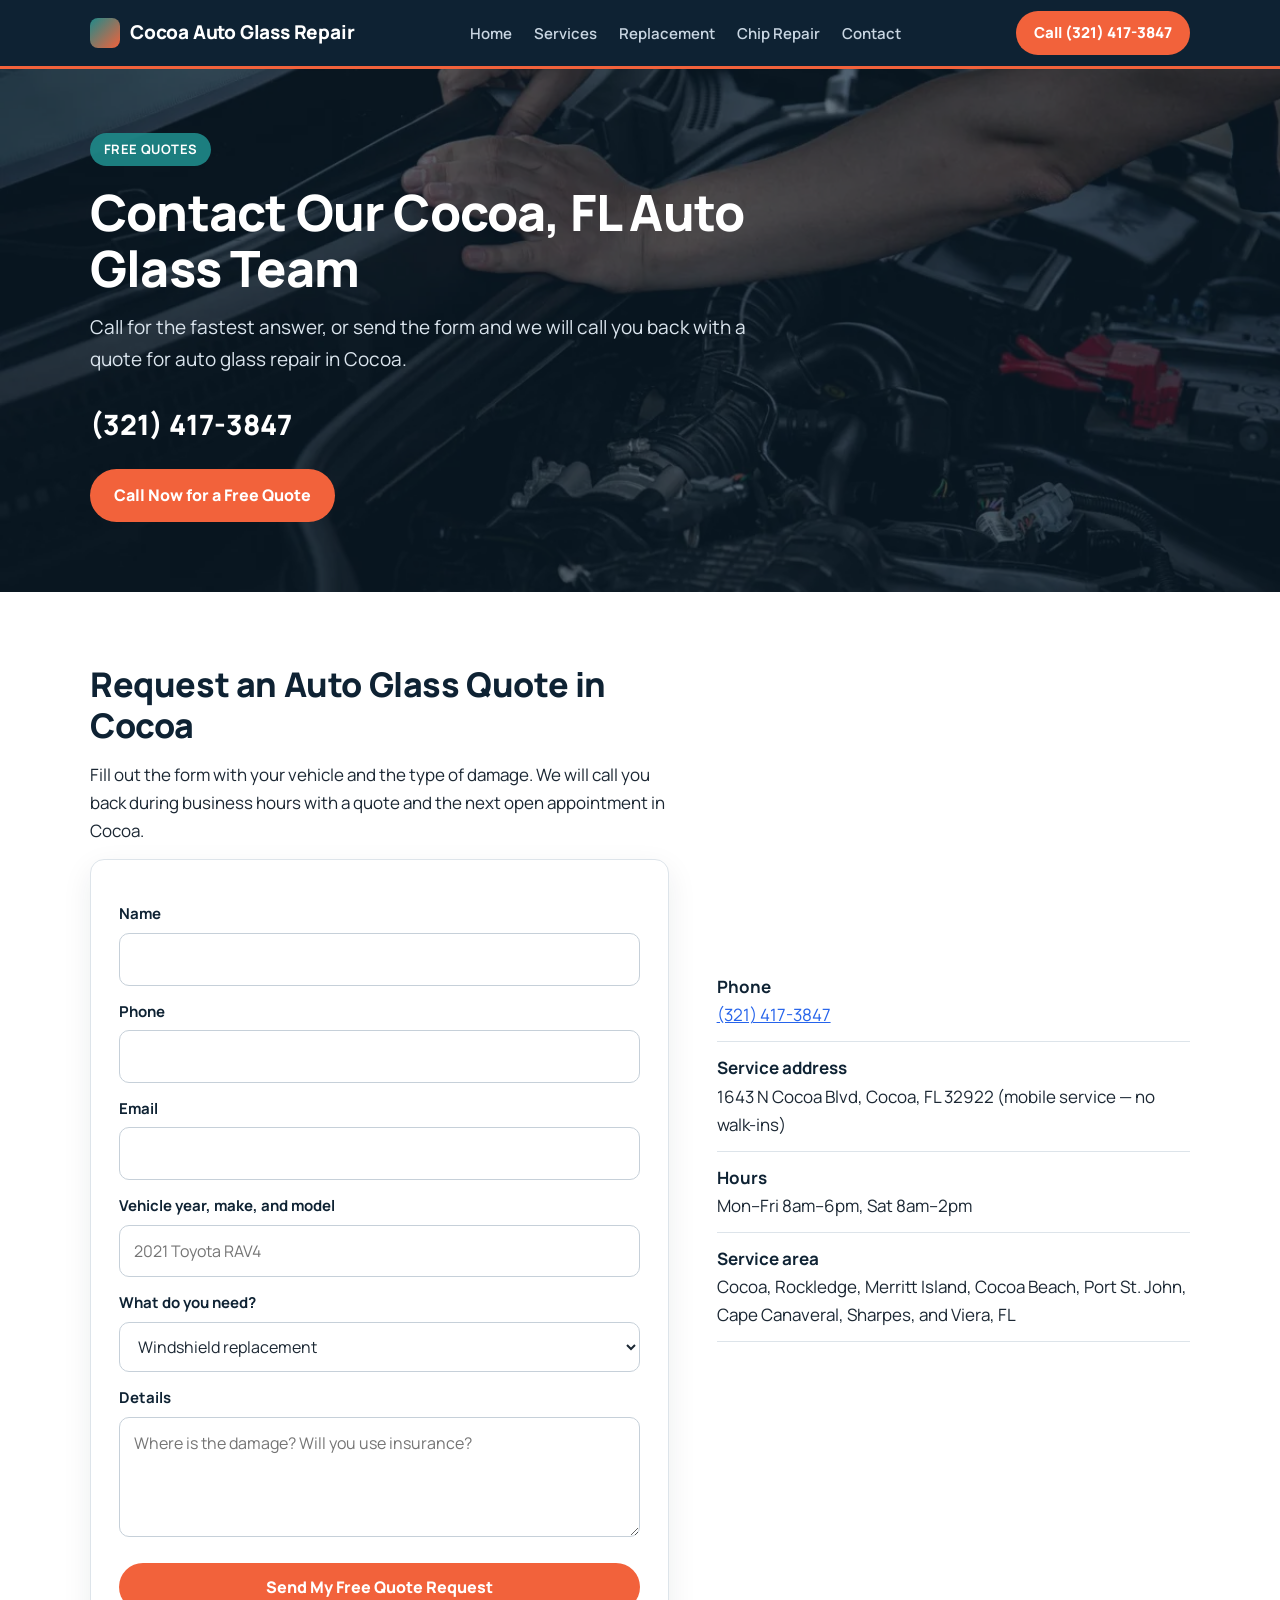
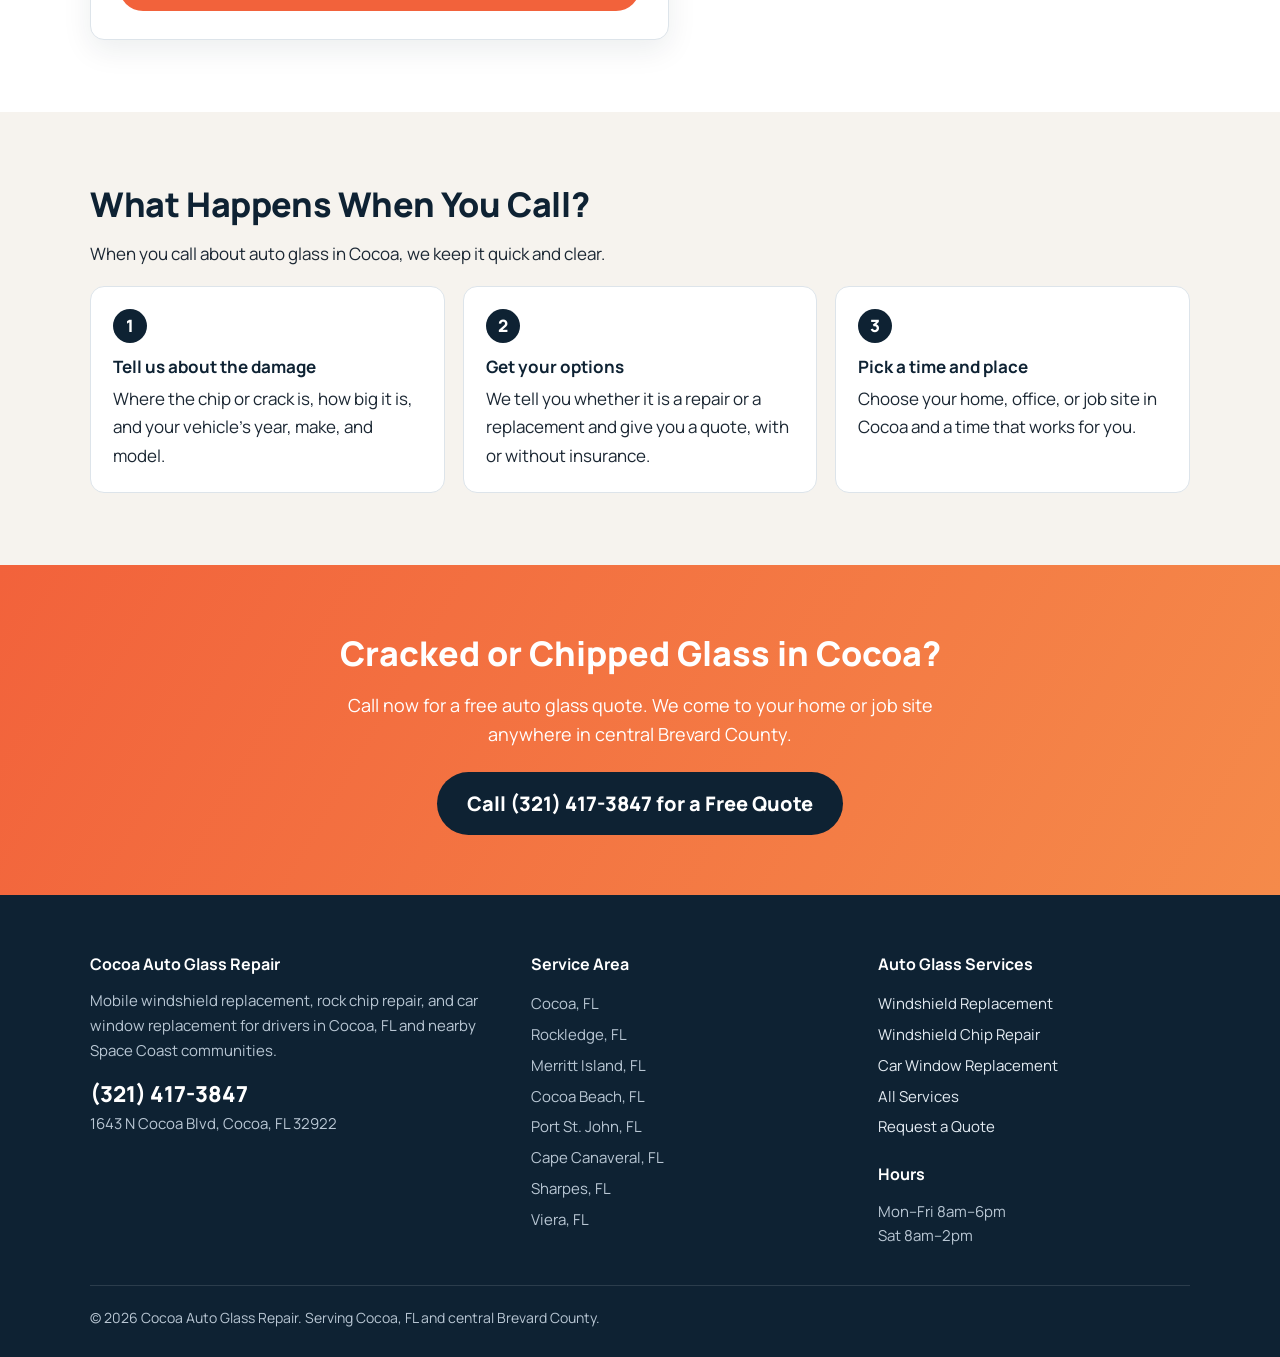
<file: contact.html>
<!DOCTYPE html>
<html lang="en">
<head>
<meta charset="utf-8">
<meta name="viewport" content="width=device-width, initial-scale=1">
<title>Contact Auto Glass Repair in Cocoa, FL | Free Quote</title>
<meta name="description" content="Contact Cocoa Auto Glass Repair for a free windshield or car window quote in Cocoa, FL. Call (321) 417-3847 or send the form.">
<link rel="canonical" href="https://www.cocoaautoglassrepair.com/contact.html">
<meta property="og:title" content="Contact Auto Glass Repair in Cocoa, FL | Free Quote">
<meta property="og:description" content="Contact Cocoa Auto Glass Repair for a free windshield or car window quote in Cocoa, FL. Call (321) 417-3847 or send the form.">
<meta property="og:type" content="website">
<meta property="og:url" content="https://www.cocoaautoglassrepair.com/contact.html">
<meta property="og:image" content="https://www.cocoaautoglassrepair.com/windshield-replacement-cocoa-fl-hero.webp">
<link rel="preconnect" href="https://fonts.googleapis.com">
<link rel="preconnect" href="https://fonts.gstatic.com" crossorigin>
<link rel="stylesheet" href="styles.css">
<script type="application/ld+json">
{
  "@context": "https://schema.org",
  "@type": "AutoRepair",
  "name": "Cocoa Auto Glass Repair",
  "telephone": "+1-321-417-3847",
  "url": "https://www.cocoaautoglassrepair.com/",
  "image": "https://www.cocoaautoglassrepair.com/windshield-replacement-cocoa-fl-hero.webp",
  "address": {
    "@type": "PostalAddress",
    "streetAddress": "1643 N Cocoa Blvd",
    "addressLocality": "Cocoa",
    "addressRegion": "FL",
    "postalCode": "32922",
    "addressCountry": "US"
  },
  "areaServed": [
    "Cocoa, FL",
    "Rockledge, FL",
    "Merritt Island, FL",
    "Cocoa Beach, FL",
    "Port St. John, FL",
    "Cape Canaveral, FL",
    "Sharpes, FL",
    "Viera, FL"
  ],
  "description": "Auto glass repair in Cocoa, FL",
  "openingHours": [
    "Mo-Fr 08:00-18:00",
    "Sa 08:00-14:00"
  ]
}
</script>
</head>
<body>

<!-- NAV -->
<header class="nav">
  <div class="wrap">
    <a class="logo" href="/"><span class="logo-mark" aria-hidden="true"></span>Cocoa Auto Glass Repair</a>
    <nav aria-label="Main">
      <ul class="nav-links">
        <li><a href="/">Home</a></li>
        <li><a href="services.html">Services</a></li>
        <li><a href="windshield-replacement-cocoa-fl.html">Replacement</a></li>
        <li><a href="windshield-repair-cocoa-fl.html">Chip Repair</a></li>
        <li><a href="contact.html" aria-current="page">Contact</a></li>
      </ul>
    </nav>
    <a class="btn btn-coral" href="tel:+13214173847">Call (321) 417-3847</a>
  </div>
</header>

<main>
<section class="hero page-hero">
  <img class="hero-img" src="auto-glass-service-cocoa-fl-contact.webp" alt="Auto glass service technician working on a car in Cocoa" width="1200" height="800">
  <div class="wrap">
    <div class="hero-inner">
      <span class="badge">Free Quotes</span>
      <h1>Contact Our Cocoa, FL Auto Glass Team</h1>
      <p>Call for the fastest answer, or send the form and we will call you back with a quote for auto glass repair in Cocoa.</p>
      <a class="hero-phone" href="tel:+13214173847">(321) 417-3847</a>
      <div class="hero-ctas"><a class="btn btn-coral" href="tel:+13214173847">Call Now for a Free Quote</a></div>
    </div>
  </div>
</section>

<section class="section">
  <div class="wrap split">
    <div>
      <h2>Request an Auto Glass Quote in Cocoa</h2>
      <p>Fill out the form with your vehicle and the type of damage. We will call you back during business hours with a quote and the next open appointment in Cocoa.</p>
      <form class="form" action="https://formspree.io/f/xwlvbrpj" method="POST">
        <label for="name">Name</label>
        <input id="name" name="name" type="text" autocomplete="name" required>
        <label for="phone">Phone</label>
        <input id="phone" name="phone" type="tel" autocomplete="tel" required>
        <label for="email">Email</label>
        <input id="email" name="email" type="email" autocomplete="email">
        <label for="vehicle">Vehicle year, make, and model</label>
        <input id="vehicle" name="vehicle" type="text" placeholder="2021 Toyota RAV4">
        <label for="service">What do you need?</label>
        <select id="service" name="service">
          <option>Windshield replacement</option>
          <option>Windshield chip repair</option>
          <option>Side or rear window replacement</option>
          <option>Not sure</option>
        </select>
        <label for="message">Details</label>
        <textarea id="message" name="message" placeholder="Where is the damage? Will you use insurance?"></textarea>
        <input type="hidden" name="_subject" value="New lead: Auto Glass Repair Cocoa">
        <input type="text" name="_gotcha" style="display:none" tabindex="-1" autocomplete="off">
        <button class="btn btn-coral" type="submit">Send My Free Quote Request</button>
      </form>
    </div>
    <div>
      <ul class="info-list">
        <li><strong>Phone</strong><a href="tel:+13214173847" style="color: #2563eb; text-decoration: underline;">(321) 417-3847</a></li>
        <li><strong>Service address</strong>1643 N Cocoa Blvd, Cocoa, FL 32922 (mobile service &mdash; no walk-ins)</li>
        <li><strong>Hours</strong>Mon&ndash;Fri 8am&ndash;6pm, Sat 8am&ndash;2pm</li>
        <li><strong>Service area</strong>Cocoa, Rockledge, Merritt Island, Cocoa Beach, Port St. John, Cape Canaveral, Sharpes, and Viera, FL</li>
      </ul>
    </div>
  </div>
</section>

<section class="section alt">
  <div class="wrap">
    <h2>What Happens When You Call?</h2>
    <p>When you call about auto glass in Cocoa, we keep it quick and clear.</p>
    <ol class="steps">
      <li><strong>Tell us about the damage</strong>Where the chip or crack is, how big it is, and your vehicle&rsquo;s year, make, and model.</li>
      <li><strong>Get your options</strong>We tell you whether it is a repair or a replacement and give you a quote, with or without insurance.</li>
      <li><strong>Pick a time and place</strong>Choose your home, office, or job site in Cocoa and a time that works for you.</li>
    </ol>
  </div>
</section>

<!-- CTA BANNER -->
<section class="cta-band">
  <div class="wrap">
    <h2>Cracked or Chipped Glass in Cocoa?</h2>
    <p>Call now for a free auto glass quote. We come to your home or job site anywhere in central Brevard County.</p>
    <a class="btn btn-navy" href="tel:+13214173847">Call (321) 417-3847 for a Free Quote</a>
  </div>
</section>
</main>

<!-- FOOTER -->
<footer class="footer">
  <div class="wrap">
    <div class="footer-grid">
      <div>
        <h4>Cocoa Auto Glass Repair</h4>
        <p>Mobile windshield replacement, rock chip repair, and car window replacement for drivers in Cocoa, FL and nearby Space Coast communities.</p>
        <p style="margin-top:12px;"><a class="phone" href="tel:+13214173847">(321) 417-3847</a></p>
        <p>1643 N Cocoa Blvd, Cocoa, FL 32922</p>
      </div>
      <div>
        <h4>Service Area</h4>
        <ul>
          <li>Cocoa, FL</li>
          <li>Rockledge, FL</li>
          <li>Merritt Island, FL</li>
          <li>Cocoa Beach, FL</li>
          <li>Port St. John, FL</li>
          <li>Cape Canaveral, FL</li>
          <li>Sharpes, FL</li>
          <li>Viera, FL</li>
        </ul>
      </div>
      <div>
        <h4>Auto Glass Services</h4>
        <ul>
          <li><a href="windshield-replacement-cocoa-fl.html">Windshield Replacement</a></li>
          <li><a href="windshield-repair-cocoa-fl.html">Windshield Chip Repair</a></li>
          <li><a href="car-window-replacement-cocoa-fl.html">Car Window Replacement</a></li>
          <li><a href="services.html">All Services</a></li>
          <li><a href="contact.html">Request a Quote</a></li>
        </ul>
        <h4 style="margin-top:18px;">Hours</h4>
        <p>Mon&ndash;Fri 8am&ndash;6pm<br>Sat 8am&ndash;2pm</p>
      </div>
    </div>
    <p class="copy">&copy; 2026 Cocoa Auto Glass Repair. Serving Cocoa, FL and central Brevard County.</p>
  </div>
</footer>

</body>
</html>
</file>
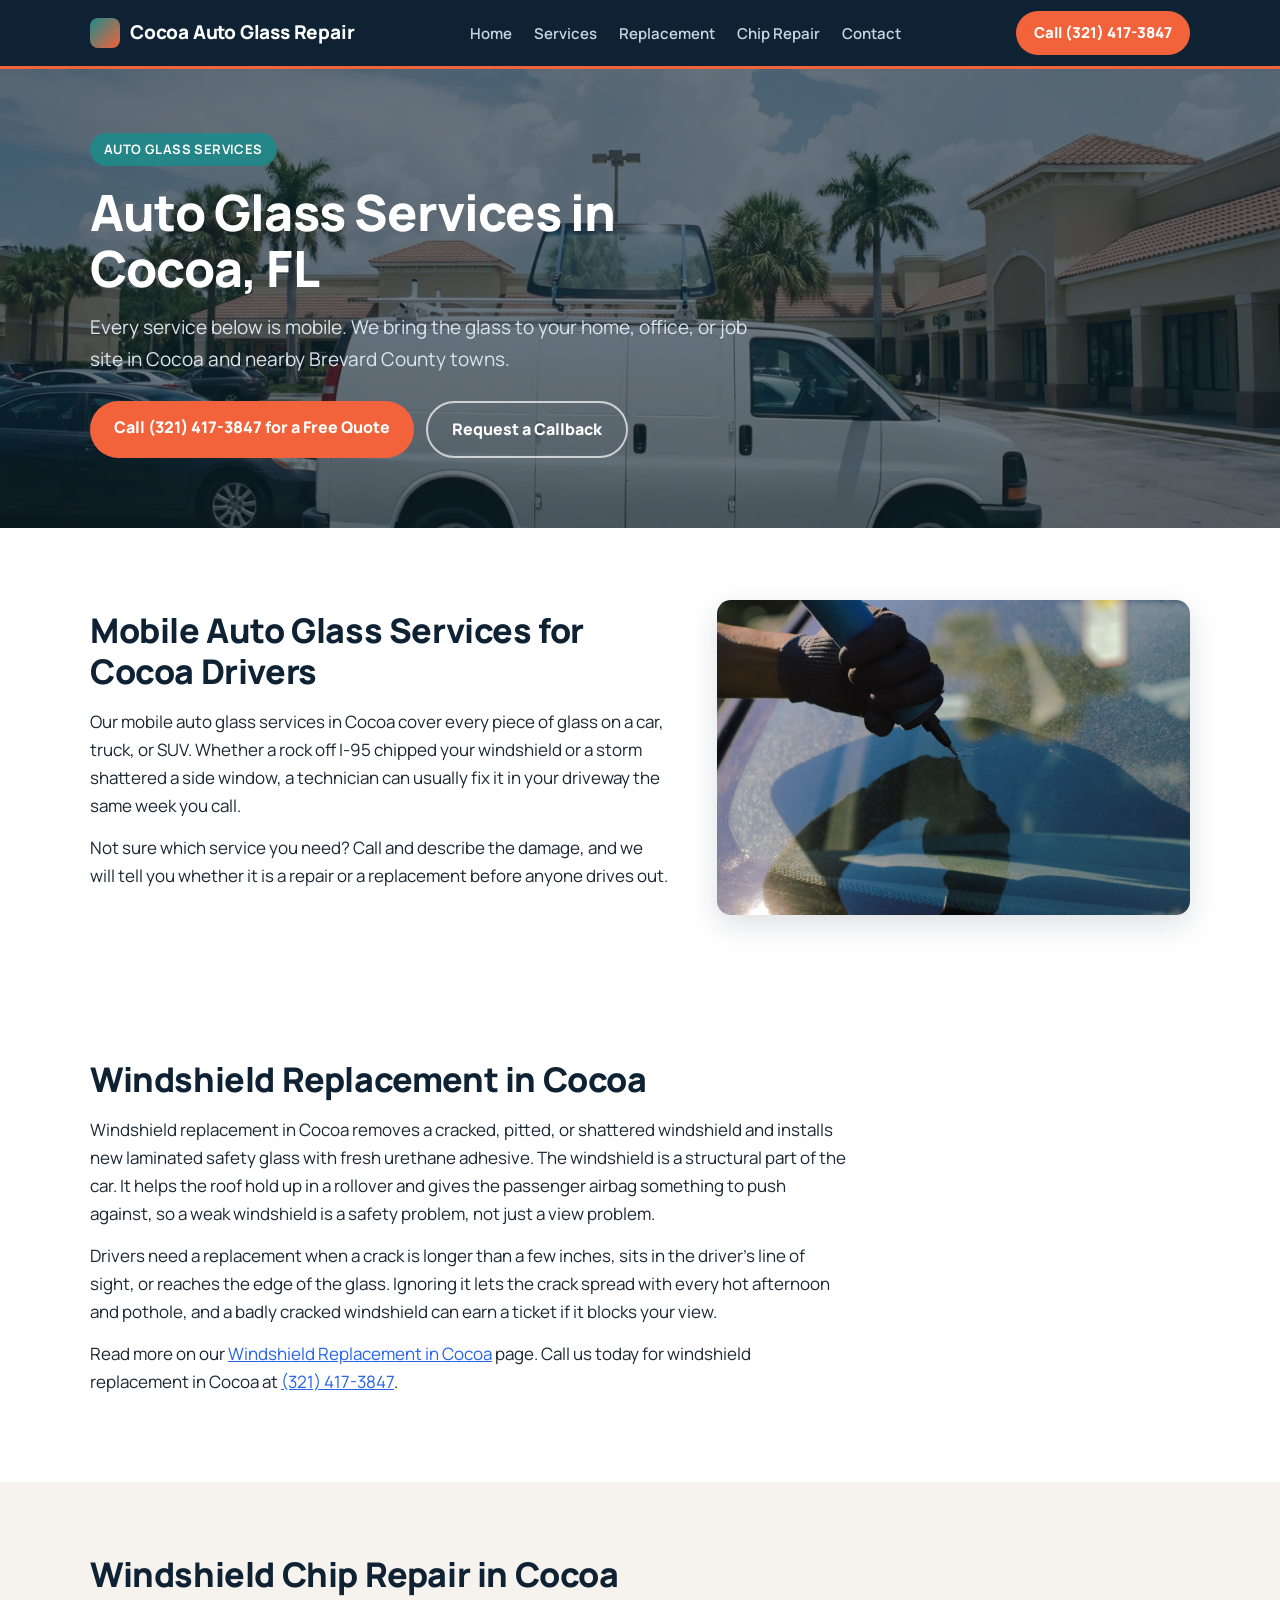
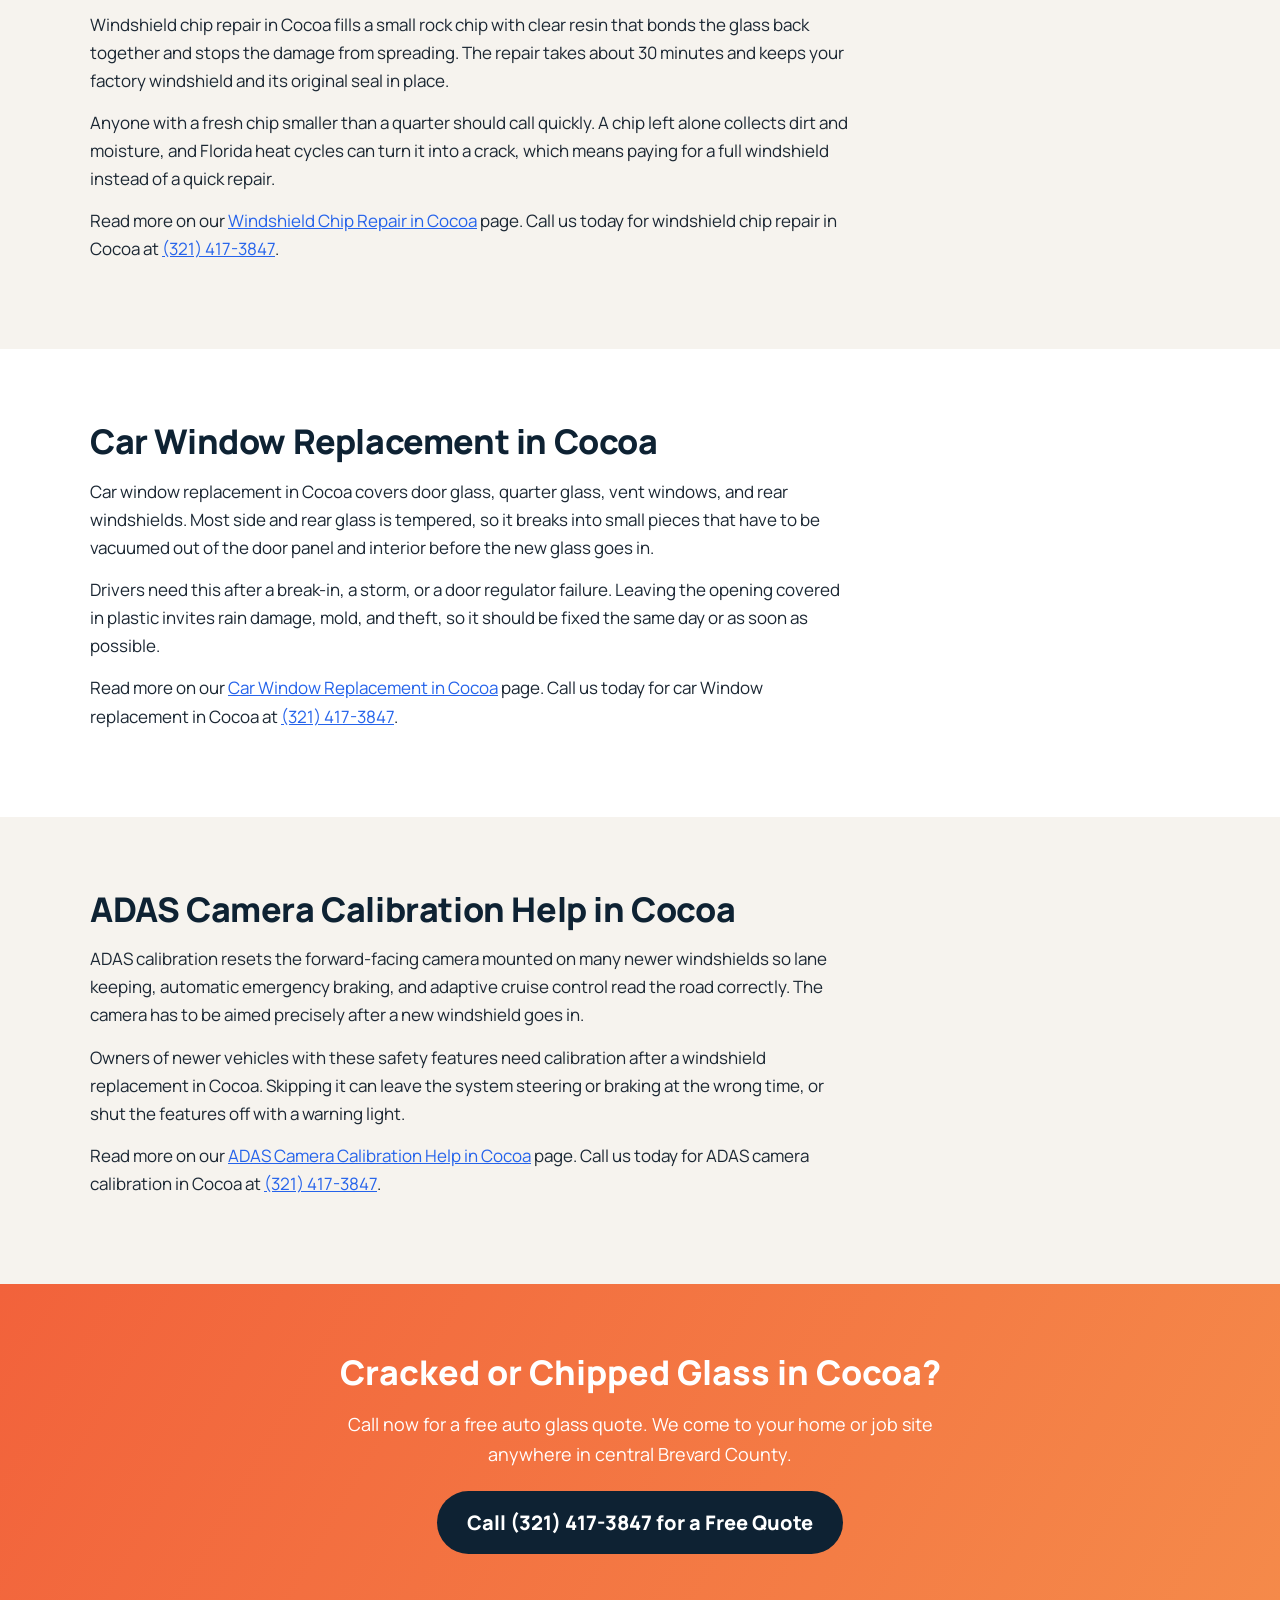
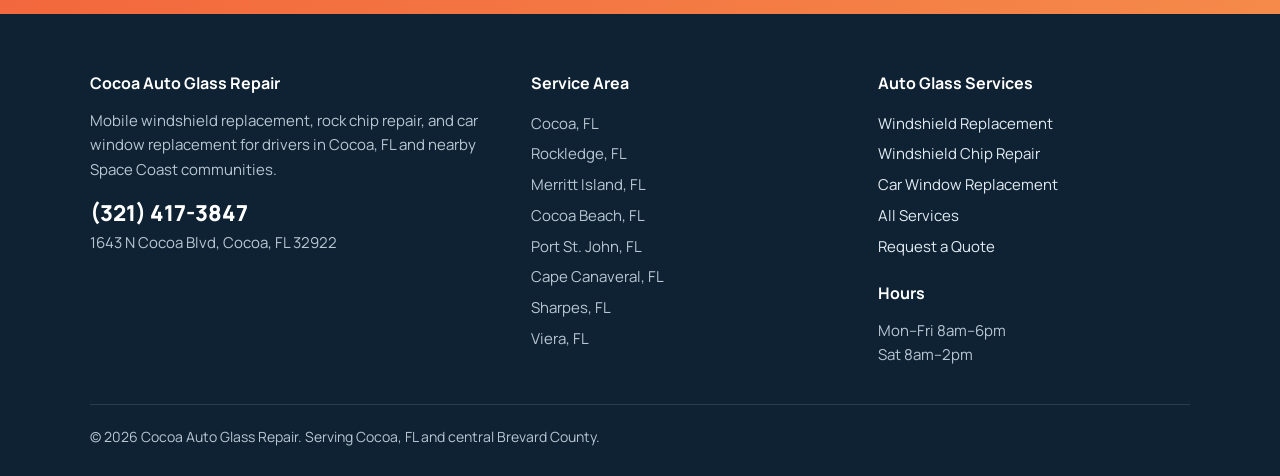
<file: services.html>
<!DOCTYPE html>
<html lang="en">
<head>
<meta charset="utf-8">
<meta name="viewport" content="width=device-width, initial-scale=1">
<title>Auto Glass Services in Cocoa, FL | Mobile Windshield Pros</title>
<meta name="description" content="Windshield replacement, chip repair, car window replacement, and ADAS calibration help in Cocoa, FL. Mobile service. Call (321) 417-3847.">
<link rel="canonical" href="https://www.cocoaautoglassrepair.com/services.html">
<meta property="og:title" content="Auto Glass Services in Cocoa, FL | Mobile Windshield Pros">
<meta property="og:description" content="Windshield replacement, chip repair, car window replacement, and ADAS calibration help in Cocoa, FL. Mobile service. Call (321) 417-3847.">
<meta property="og:type" content="website">
<meta property="og:url" content="https://www.cocoaautoglassrepair.com/services.html">
<meta property="og:image" content="https://www.cocoaautoglassrepair.com/windshield-replacement-cocoa-fl-hero.webp">
<link rel="preconnect" href="https://fonts.googleapis.com">
<link rel="preconnect" href="https://fonts.gstatic.com" crossorigin>
<link rel="stylesheet" href="styles.css">
<script type="application/ld+json">
{
  "@context": "https://schema.org",
  "@type": "AutoRepair",
  "name": "Cocoa Auto Glass Repair",
  "telephone": "+1-321-417-3847",
  "url": "https://www.cocoaautoglassrepair.com/",
  "image": "https://www.cocoaautoglassrepair.com/windshield-replacement-cocoa-fl-hero.webp",
  "address": {
    "@type": "PostalAddress",
    "streetAddress": "1643 N Cocoa Blvd",
    "addressLocality": "Cocoa",
    "addressRegion": "FL",
    "postalCode": "32922",
    "addressCountry": "US"
  },
  "areaServed": [
    "Cocoa, FL",
    "Rockledge, FL",
    "Merritt Island, FL",
    "Cocoa Beach, FL",
    "Port St. John, FL",
    "Cape Canaveral, FL",
    "Sharpes, FL",
    "Viera, FL"
  ],
  "description": "Auto glass services in Cocoa, FL",
  "openingHours": [
    "Mo-Fr 08:00-18:00",
    "Sa 08:00-14:00"
  ]
}
</script>
<script type="application/ld+json">
{
  "@context": "https://schema.org",
  "@type": "Service",
  "serviceType": "Windshield Replacement",
  "areaServed": "Cocoa, FL",
  "provider": {
    "@type": "LocalBusiness",
    "name": "Cocoa Auto Glass Repair",
    "telephone": "+1-321-417-3847"
  }
}
</script>
<script type="application/ld+json">
{
  "@context": "https://schema.org",
  "@type": "Service",
  "serviceType": "Windshield Chip Repair",
  "areaServed": "Cocoa, FL",
  "provider": {
    "@type": "LocalBusiness",
    "name": "Cocoa Auto Glass Repair",
    "telephone": "+1-321-417-3847"
  }
}
</script>
<script type="application/ld+json">
{
  "@context": "https://schema.org",
  "@type": "Service",
  "serviceType": "Car Window Replacement",
  "areaServed": "Cocoa, FL",
  "provider": {
    "@type": "LocalBusiness",
    "name": "Cocoa Auto Glass Repair",
    "telephone": "+1-321-417-3847"
  }
}
</script>
<script type="application/ld+json">
{
  "@context": "https://schema.org",
  "@type": "Service",
  "serviceType": "ADAS Camera Calibration Help",
  "areaServed": "Cocoa, FL",
  "provider": {
    "@type": "LocalBusiness",
    "name": "Cocoa Auto Glass Repair",
    "telephone": "+1-321-417-3847"
  }
}
</script>
</head>
<body>

<!-- NAV -->
<header class="nav">
  <div class="wrap">
    <a class="logo" href="/"><span class="logo-mark" aria-hidden="true"></span>Cocoa Auto Glass Repair</a>
    <nav aria-label="Main">
      <ul class="nav-links">
        <li><a href="/">Home</a></li>
        <li><a href="services.html" aria-current="page">Services</a></li>
        <li><a href="windshield-replacement-cocoa-fl.html">Replacement</a></li>
        <li><a href="windshield-repair-cocoa-fl.html">Chip Repair</a></li>
        <li><a href="contact.html">Contact</a></li>
      </ul>
    </nav>
    <a class="btn btn-coral" href="tel:+13214173847">Call (321) 417-3847</a>
  </div>
</header>

<main>
<section class="hero page-hero">
  <img class="hero-img" src="mobile-auto-glass-van-cocoa-fl.webp" alt="Mobile auto glass service van in Cocoa, FL" width="1400" height="939">
  <div class="wrap">
    <div class="hero-inner">
      <span class="badge">Auto Glass Services</span>
      <h1>Auto Glass Services in Cocoa, FL</h1>
      <p>Every service below is mobile. We bring the glass to your home, office, or job site in Cocoa and nearby Brevard County towns.</p>
      <div class="hero-ctas">
        <a class="btn btn-coral" href="tel:+13214173847">Call (321) 417-3847 for a Free Quote</a>
        <a class="btn btn-ghost" href="contact.html">Request a Callback</a>
      </div>
    </div>
  </div>
</section>

<section class="section">
  <div class="wrap split">
    <div>
      <h2>Mobile Auto Glass Services for Cocoa Drivers</h2>
      <p>Our mobile auto glass services in Cocoa cover every piece of glass on a car, truck, or SUV. Whether a rock off I-95 chipped your windshield or a storm shattered a side window, a technician can usually fix it in your driveway the same week you call.</p>
      <p>Not sure which service you need? Call and describe the damage, and we will tell you whether it is a repair or a replacement before anyone drives out.</p>
    </div>
    <img src="windshield-chip-repair-cocoa-fl.webp" alt="Windshield rock chip repair with resin in Cocoa" width="1400" height="933" loading="lazy">
  </div>
</section>

<section class="section">
  <div class="wrap">
    <h2>Windshield Replacement in Cocoa</h2>
    <p>Windshield replacement in Cocoa removes a cracked, pitted, or shattered windshield and installs new laminated safety glass with fresh urethane adhesive. The windshield is a structural part of the car. It helps the roof hold up in a rollover and gives the passenger airbag something to push against, so a weak windshield is a safety problem, not just a view problem.</p>
    <p>Drivers need a replacement when a crack is longer than a few inches, sits in the driver&rsquo;s line of sight, or reaches the edge of the glass. Ignoring it lets the crack spread with every hot afternoon and pothole, and a badly cracked windshield can earn a ticket if it blocks your view.</p>
    <p>Read more on our <a href="windshield-replacement-cocoa-fl.html" style="color: #2563eb; text-decoration: underline;">Windshield Replacement in Cocoa</a> page. Call us today for windshield replacement in Cocoa at <a href="tel:+13214173847" style="color: #2563eb; text-decoration: underline;">(321) 417-3847</a>.</p>
  </div>
</section><section class="section alt">
  <div class="wrap">
    <h2>Windshield Chip Repair in Cocoa</h2>
    <p>Windshield chip repair in Cocoa fills a small rock chip with clear resin that bonds the glass back together and stops the damage from spreading. The repair takes about 30 minutes and keeps your factory windshield and its original seal in place.</p>
    <p>Anyone with a fresh chip smaller than a quarter should call quickly. A chip left alone collects dirt and moisture, and Florida heat cycles can turn it into a crack, which means paying for a full windshield instead of a quick repair.</p>
    <p>Read more on our <a href="windshield-repair-cocoa-fl.html" style="color: #2563eb; text-decoration: underline;">Windshield Chip Repair in Cocoa</a> page. Call us today for windshield chip repair in Cocoa at <a href="tel:+13214173847" style="color: #2563eb; text-decoration: underline;">(321) 417-3847</a>.</p>
  </div>
</section><section class="section">
  <div class="wrap">
    <h2>Car Window Replacement in Cocoa</h2>
    <p>Car window replacement in Cocoa covers door glass, quarter glass, vent windows, and rear windshields. Most side and rear glass is tempered, so it breaks into small pieces that have to be vacuumed out of the door panel and interior before the new glass goes in.</p>
    <p>Drivers need this after a break-in, a storm, or a door regulator failure. Leaving the opening covered in plastic invites rain damage, mold, and theft, so it should be fixed the same day or as soon as possible.</p>
    <p>Read more on our <a href="car-window-replacement-cocoa-fl.html" style="color: #2563eb; text-decoration: underline;">Car Window Replacement in Cocoa</a> page. Call us today for car Window replacement in Cocoa at <a href="tel:+13214173847" style="color: #2563eb; text-decoration: underline;">(321) 417-3847</a>.</p>
  </div>
</section><section class="section alt">
  <div class="wrap">
    <h2>ADAS Camera Calibration Help in Cocoa</h2>
    <p>ADAS calibration resets the forward-facing camera mounted on many newer windshields so lane keeping, automatic emergency braking, and adaptive cruise control read the road correctly. The camera has to be aimed precisely after a new windshield goes in.</p>
    <p>Owners of newer vehicles with these safety features need calibration after a windshield replacement in Cocoa. Skipping it can leave the system steering or braking at the wrong time, or shut the features off with a warning light.</p>
    <p>Read more on our <a href="windshield-replacement-cocoa-fl.html" style="color: #2563eb; text-decoration: underline;">ADAS Camera Calibration Help in Cocoa</a> page. Call us today for ADAS camera calibration in Cocoa at <a href="tel:+13214173847" style="color: #2563eb; text-decoration: underline;">(321) 417-3847</a>.</p>
  </div>
</section>

<!-- CTA BANNER -->
<section class="cta-band">
  <div class="wrap">
    <h2>Cracked or Chipped Glass in Cocoa?</h2>
    <p>Call now for a free auto glass quote. We come to your home or job site anywhere in central Brevard County.</p>
    <a class="btn btn-navy" href="tel:+13214173847">Call (321) 417-3847 for a Free Quote</a>
  </div>
</section>
</main>

<!-- FOOTER -->
<footer class="footer">
  <div class="wrap">
    <div class="footer-grid">
      <div>
        <h4>Cocoa Auto Glass Repair</h4>
        <p>Mobile windshield replacement, rock chip repair, and car window replacement for drivers in Cocoa, FL and nearby Space Coast communities.</p>
        <p style="margin-top:12px;"><a class="phone" href="tel:+13214173847">(321) 417-3847</a></p>
        <p>1643 N Cocoa Blvd, Cocoa, FL 32922</p>
      </div>
      <div>
        <h4>Service Area</h4>
        <ul>
          <li>Cocoa, FL</li>
          <li>Rockledge, FL</li>
          <li>Merritt Island, FL</li>
          <li>Cocoa Beach, FL</li>
          <li>Port St. John, FL</li>
          <li>Cape Canaveral, FL</li>
          <li>Sharpes, FL</li>
          <li>Viera, FL</li>
        </ul>
      </div>
      <div>
        <h4>Auto Glass Services</h4>
        <ul>
          <li><a href="windshield-replacement-cocoa-fl.html">Windshield Replacement</a></li>
          <li><a href="windshield-repair-cocoa-fl.html">Windshield Chip Repair</a></li>
          <li><a href="car-window-replacement-cocoa-fl.html">Car Window Replacement</a></li>
          <li><a href="services.html">All Services</a></li>
          <li><a href="contact.html">Request a Quote</a></li>
        </ul>
        <h4 style="margin-top:18px;">Hours</h4>
        <p>Mon&ndash;Fri 8am&ndash;6pm<br>Sat 8am&ndash;2pm</p>
      </div>
    </div>
    <p class="copy">&copy; 2026 Cocoa Auto Glass Repair. Serving Cocoa, FL and central Brevard County.</p>
  </div>
</footer>

</body>
</html>
</file>
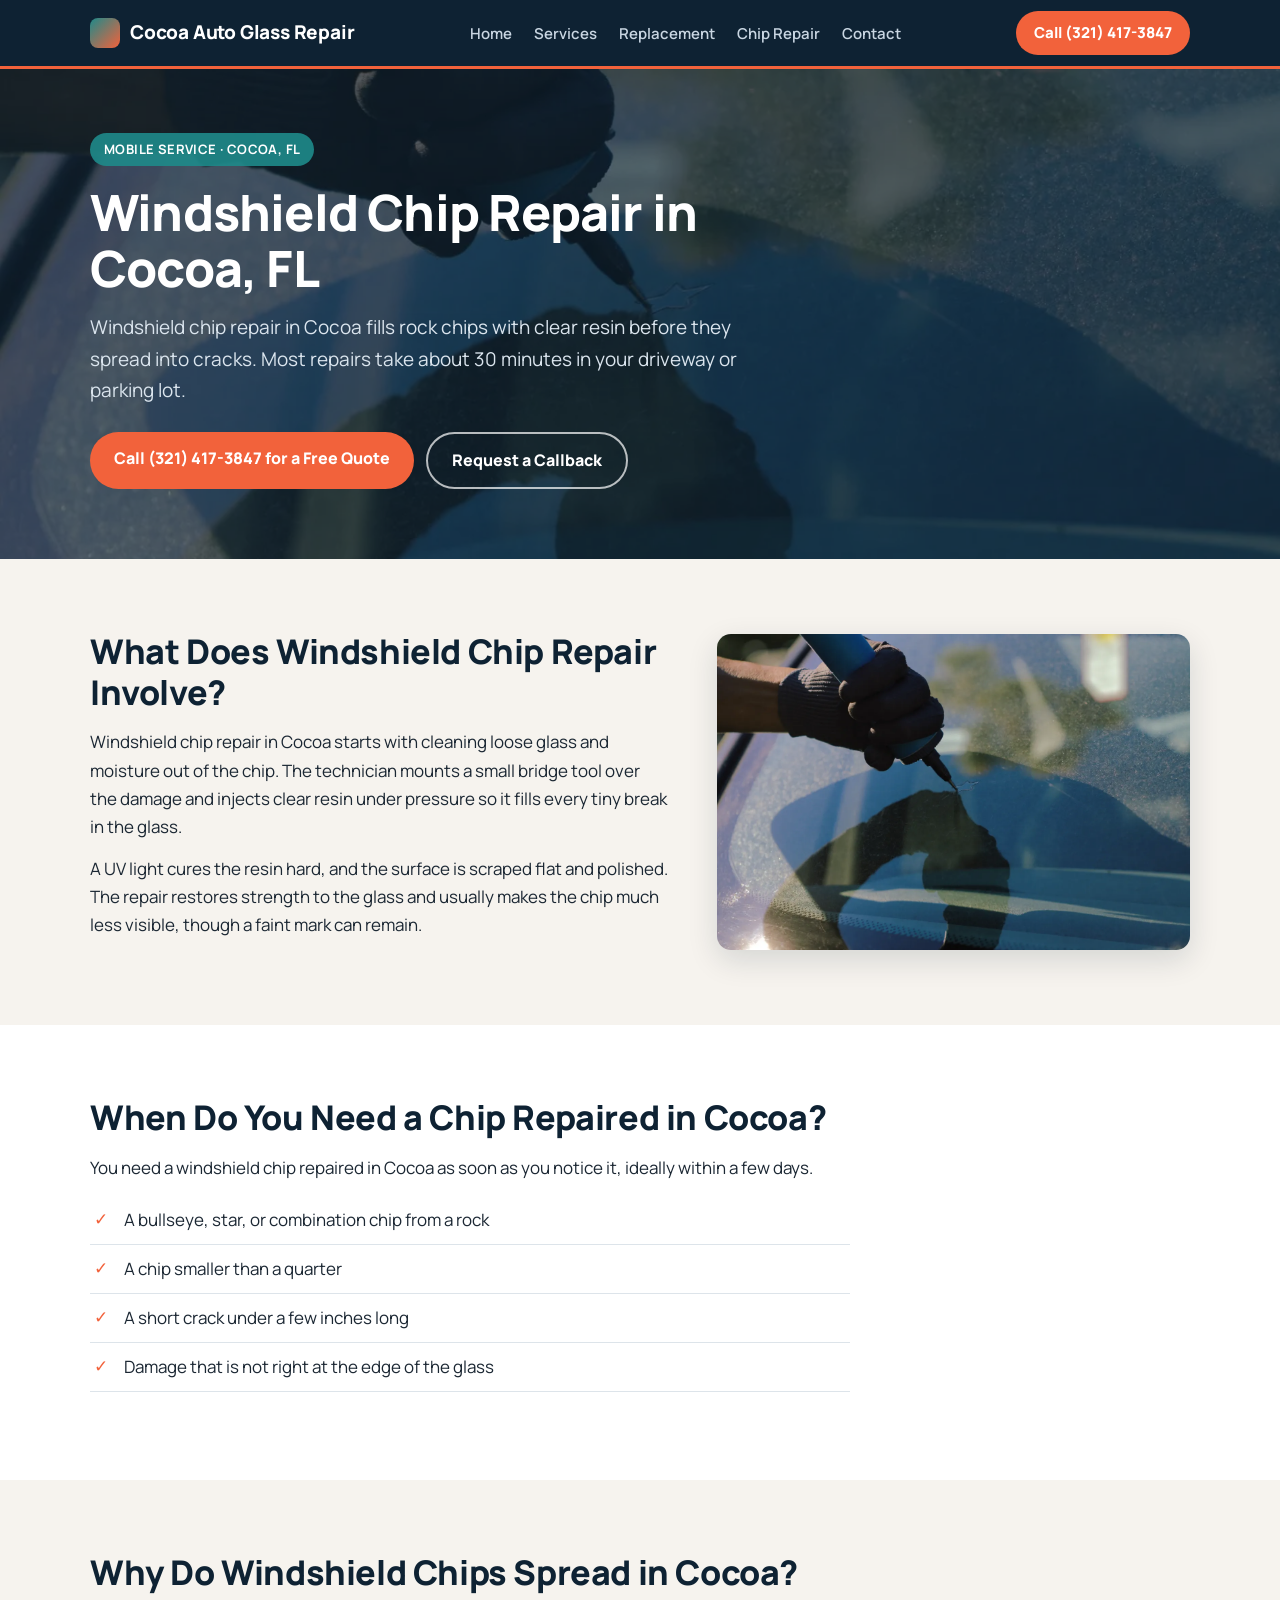
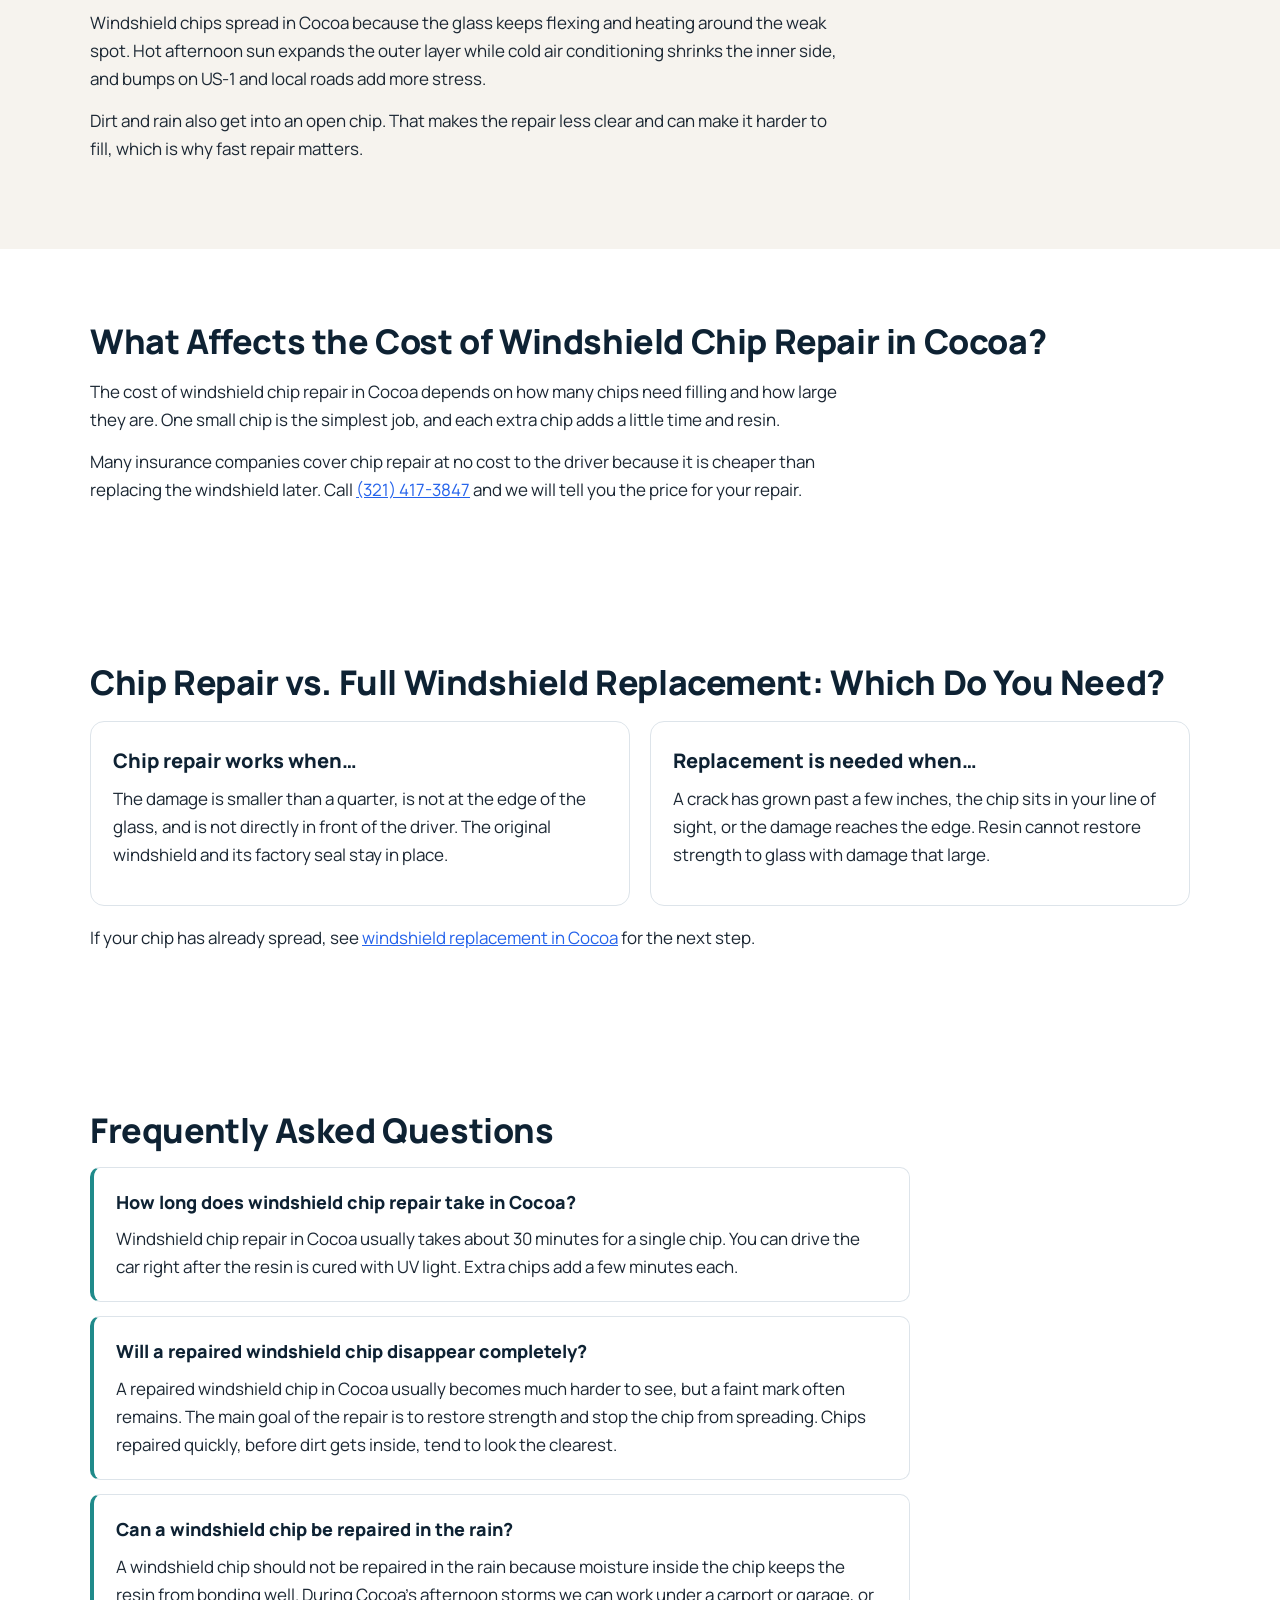
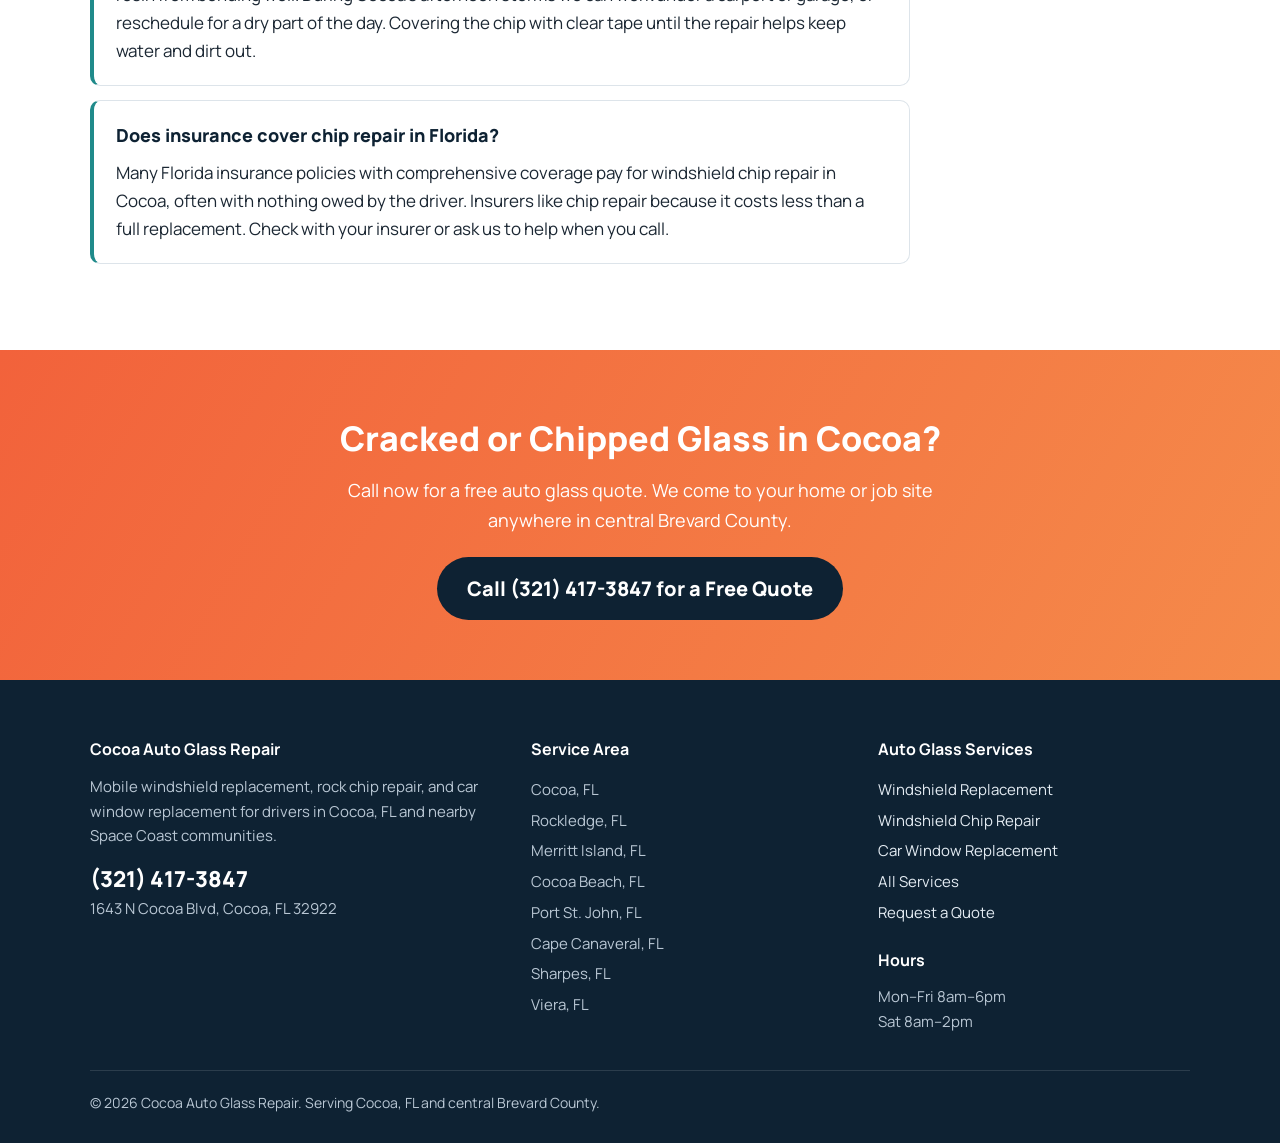
<file: windshield-repair-cocoa-fl.html>
<!DOCTYPE html>
<html lang="en">
<head>
<meta charset="utf-8">
<meta name="viewport" content="width=device-width, initial-scale=1">
<title>Windshield Chip Repair in Cocoa, FL | Mobile Resin Fix</title>
<meta name="description" content="Windshield chip repair in Cocoa, FL. Stop a rock chip from spreading in about 30 minutes at your home or work. Call (321) 417-3847.">
<link rel="canonical" href="https://www.cocoaautoglassrepair.com/windshield-repair-cocoa-fl.html">
<meta property="og:title" content="Windshield Chip Repair in Cocoa, FL | Mobile Resin Fix">
<meta property="og:description" content="Windshield chip repair in Cocoa, FL. Stop a rock chip from spreading in about 30 minutes at your home or work. Call (321) 417-3847.">
<meta property="og:type" content="website">
<meta property="og:url" content="https://www.cocoaautoglassrepair.com/windshield-repair-cocoa-fl.html">
<meta property="og:image" content="https://www.cocoaautoglassrepair.com/windshield-replacement-cocoa-fl-hero.webp">
<link rel="preconnect" href="https://fonts.googleapis.com">
<link rel="preconnect" href="https://fonts.gstatic.com" crossorigin>
<link rel="stylesheet" href="styles.css">
<script type="application/ld+json">
{
  "@context": "https://schema.org",
  "@type": "AutoRepair",
  "name": "Cocoa Auto Glass Repair",
  "telephone": "+1-321-417-3847",
  "url": "https://www.cocoaautoglassrepair.com/",
  "image": "https://www.cocoaautoglassrepair.com/windshield-replacement-cocoa-fl-hero.webp",
  "address": {
    "@type": "PostalAddress",
    "streetAddress": "1643 N Cocoa Blvd",
    "addressLocality": "Cocoa",
    "addressRegion": "FL",
    "postalCode": "32922",
    "addressCountry": "US"
  },
  "areaServed": [
    "Cocoa, FL",
    "Rockledge, FL",
    "Merritt Island, FL",
    "Cocoa Beach, FL",
    "Port St. John, FL",
    "Cape Canaveral, FL",
    "Sharpes, FL",
    "Viera, FL"
  ],
  "description": "Windshield Chip Repair in Cocoa, FL",
  "openingHours": [
    "Mo-Fr 08:00-18:00",
    "Sa 08:00-14:00"
  ]
}
</script>
<script type="application/ld+json">
{
  "@context": "https://schema.org",
  "@type": "FAQPage",
  "mainEntity": [
    {
      "@type": "Question",
      "name": "How long does windshield chip repair take in Cocoa?",
      "acceptedAnswer": {
        "@type": "Answer",
        "text": "Windshield chip repair in Cocoa usually takes about 30 minutes for a single chip. You can drive the car right after the resin is cured with UV light. Extra chips add a few minutes each."
      }
    },
    {
      "@type": "Question",
      "name": "Will a repaired windshield chip disappear completely?",
      "acceptedAnswer": {
        "@type": "Answer",
        "text": "A repaired windshield chip in Cocoa usually becomes much harder to see, but a faint mark often remains. The main goal of the repair is to restore strength and stop the chip from spreading. Chips repaired quickly, before dirt gets inside, tend to look the clearest."
      }
    },
    {
      "@type": "Question",
      "name": "Can a windshield chip be repaired in the rain?",
      "acceptedAnswer": {
        "@type": "Answer",
        "text": "A windshield chip should not be repaired in the rain because moisture inside the chip keeps the resin from bonding well. During Cocoa\u2019s afternoon storms we can work under a carport or garage, or reschedule for a dry part of the day. Covering the chip with clear tape until the repair helps keep water and dirt out."
      }
    },
    {
      "@type": "Question",
      "name": "Does insurance cover chip repair in Florida?",
      "acceptedAnswer": {
        "@type": "Answer",
        "text": "Many Florida insurance policies with comprehensive coverage pay for windshield chip repair in Cocoa, often with nothing owed by the driver. Insurers like chip repair because it costs less than a full replacement. Check with your insurer or ask us to help when you call."
      }
    }
  ]
}
</script>
</head>
<body>

<!-- NAV -->
<header class="nav">
  <div class="wrap">
    <a class="logo" href="/"><span class="logo-mark" aria-hidden="true"></span>Cocoa Auto Glass Repair</a>
    <nav aria-label="Main">
      <ul class="nav-links">
        <li><a href="/">Home</a></li>
        <li><a href="services.html">Services</a></li>
        <li><a href="windshield-replacement-cocoa-fl.html">Replacement</a></li>
        <li><a href="windshield-repair-cocoa-fl.html" aria-current="page">Chip Repair</a></li>
        <li><a href="contact.html">Contact</a></li>
      </ul>
    </nav>
    <a class="btn btn-coral" href="tel:+13214173847">Call (321) 417-3847</a>
  </div>
</header>

<main>
<section class="hero page-hero">
  <img class="hero-img" src="windshield-chip-repair-cocoa-fl.webp" alt="Rock chip being repaired on a windshield in Cocoa, FL" width="1600" height="900">
  <div class="wrap">
    <div class="hero-inner">
      <span class="badge">Mobile Service &middot; Cocoa, FL</span>
      <h1>Windshield Chip Repair in Cocoa, FL</h1>
      <p>Windshield chip repair in Cocoa fills rock chips with clear resin before they spread into cracks. Most repairs take about 30 minutes in your driveway or parking lot.</p>
      <div class="hero-ctas">
        <a class="btn btn-coral" href="tel:+13214173847">Call (321) 417-3847 for a Free Quote</a>
        <a class="btn btn-ghost" href="contact.html">Request a Callback</a>
      </div>
    </div>
  </div>
</section>

<section class="section alt">
  <div class="wrap split">
    <div>
      <h2>What Does Windshield Chip Repair Involve?</h2>
      <p>Windshield chip repair in Cocoa starts with cleaning loose glass and moisture out of the chip. The technician mounts a small bridge tool over the damage and injects clear resin under pressure so it fills every tiny break in the glass.</p><p>A UV light cures the resin hard, and the surface is scraped flat and polished. The repair restores strength to the glass and usually makes the chip much less visible, though a faint mark can remain.</p>
    </div>
    <img class="tall" src="windshield-chip-repair-cocoa-fl.webp" alt="Technician filling a windshield chip with resin in Cocoa" width="1400" height="933" loading="lazy">
  </div>
</section>
<section class="section">
  <div class="wrap">
    <h2>When Do You Need a Chip Repaired in Cocoa?</h2>
    <p>You need a windshield chip repaired in Cocoa as soon as you notice it, ideally within a few days.</p><ul class="checks"><li>A bullseye, star, or combination chip from a rock</li><li>A chip smaller than a quarter</li><li>A short crack under a few inches long</li><li>Damage that is not right at the edge of the glass</li></ul>
  </div>
</section>
<section class="section alt">
  <div class="wrap">
    <h2>Why Do Windshield Chips Spread in Cocoa?</h2>
    <p>Windshield chips spread in Cocoa because the glass keeps flexing and heating around the weak spot. Hot afternoon sun expands the outer layer while cold air conditioning shrinks the inner side, and bumps on US-1 and local roads add more stress.</p><p>Dirt and rain also get into an open chip. That makes the repair less clear and can make it harder to fill, which is why fast repair matters.</p>
  </div>
</section>
<section class="section">
  <div class="wrap">
    <h2>What Affects the Cost of Windshield Chip Repair in Cocoa?</h2>
    <p>The cost of windshield chip repair in Cocoa depends on how many chips need filling and how large they are. One small chip is the simplest job, and each extra chip adds a little time and resin.</p><p>Many insurance companies cover chip repair at no cost to the driver because it is cheaper than replacing the windshield later. Call <a href="tel:+13214173847" style="color: #2563eb; text-decoration: underline;">(321) 417-3847</a> and we will tell you the price for your repair.</p>
  </div>
</section>
<section class="section">
  <div class="wrap">
    <h2>Chip Repair vs. Full Windshield Replacement: Which Do You Need?</h2>
    <div class="compare">
      <div><h3>Chip repair works when&hellip;</h3><p>The damage is smaller than a quarter, is not at the edge of the glass, and is not directly in front of the driver. The original windshield and its factory seal stay in place.</p></div>
      <div><h3>Replacement is needed when&hellip;</h3><p>A crack has grown past a few inches, the chip sits in your line of sight, or the damage reaches the edge. Resin cannot restore strength to glass with damage that large.</p></div>
    </div>
    <p style="margin-top:18px;">If your chip has already spread, see <a href="windshield-replacement-cocoa-fl.html" style="color: #2563eb; text-decoration: underline;">windshield replacement in Cocoa</a> for the next step.</p>
  </div>
</section>

<section class="section" id="faq">
  <div class="wrap">
    <h2>Frequently Asked Questions</h2>
    <div class="faq">
      <div class="faq-item">
        <h3>How long does windshield chip repair take in Cocoa?</h3>
        <p>Windshield chip repair in Cocoa usually takes about 30 minutes for a single chip. You can drive the car right after the resin is cured with UV light. Extra chips add a few minutes each.</p>
      </div>
      <div class="faq-item">
        <h3>Will a repaired windshield chip disappear completely?</h3>
        <p>A repaired windshield chip in Cocoa usually becomes much harder to see, but a faint mark often remains. The main goal of the repair is to restore strength and stop the chip from spreading. Chips repaired quickly, before dirt gets inside, tend to look the clearest.</p>
      </div>
      <div class="faq-item">
        <h3>Can a windshield chip be repaired in the rain?</h3>
        <p>A windshield chip should not be repaired in the rain because moisture inside the chip keeps the resin from bonding well. During Cocoa&rsquo;s afternoon storms we can work under a carport or garage, or reschedule for a dry part of the day. Covering the chip with clear tape until the repair helps keep water and dirt out.</p>
      </div>
      <div class="faq-item">
        <h3>Does insurance cover chip repair in Florida?</h3>
        <p>Many Florida insurance policies with comprehensive coverage pay for windshield chip repair in Cocoa, often with nothing owed by the driver. Insurers like chip repair because it costs less than a full replacement. Check with your insurer or ask us to help when you call.</p>
      </div>
    </div>
  </div>
</section>

<!-- CTA BANNER -->
<section class="cta-band">
  <div class="wrap">
    <h2>Cracked or Chipped Glass in Cocoa?</h2>
    <p>Call now for a free auto glass quote. We come to your home or job site anywhere in central Brevard County.</p>
    <a class="btn btn-navy" href="tel:+13214173847">Call (321) 417-3847 for a Free Quote</a>
  </div>
</section>
</main>

<!-- FOOTER -->
<footer class="footer">
  <div class="wrap">
    <div class="footer-grid">
      <div>
        <h4>Cocoa Auto Glass Repair</h4>
        <p>Mobile windshield replacement, rock chip repair, and car window replacement for drivers in Cocoa, FL and nearby Space Coast communities.</p>
        <p style="margin-top:12px;"><a class="phone" href="tel:+13214173847">(321) 417-3847</a></p>
        <p>1643 N Cocoa Blvd, Cocoa, FL 32922</p>
      </div>
      <div>
        <h4>Service Area</h4>
        <ul>
          <li>Cocoa, FL</li>
          <li>Rockledge, FL</li>
          <li>Merritt Island, FL</li>
          <li>Cocoa Beach, FL</li>
          <li>Port St. John, FL</li>
          <li>Cape Canaveral, FL</li>
          <li>Sharpes, FL</li>
          <li>Viera, FL</li>
        </ul>
      </div>
      <div>
        <h4>Auto Glass Services</h4>
        <ul>
          <li><a href="windshield-replacement-cocoa-fl.html">Windshield Replacement</a></li>
          <li><a href="windshield-repair-cocoa-fl.html">Windshield Chip Repair</a></li>
          <li><a href="car-window-replacement-cocoa-fl.html">Car Window Replacement</a></li>
          <li><a href="services.html">All Services</a></li>
          <li><a href="contact.html">Request a Quote</a></li>
        </ul>
        <h4 style="margin-top:18px;">Hours</h4>
        <p>Mon&ndash;Fri 8am&ndash;6pm<br>Sat 8am&ndash;2pm</p>
      </div>
    </div>
    <p class="copy">&copy; 2026 Cocoa Auto Glass Repair. Serving Cocoa, FL and central Brevard County.</p>
  </div>
</footer>

</body>
</html>
</file>
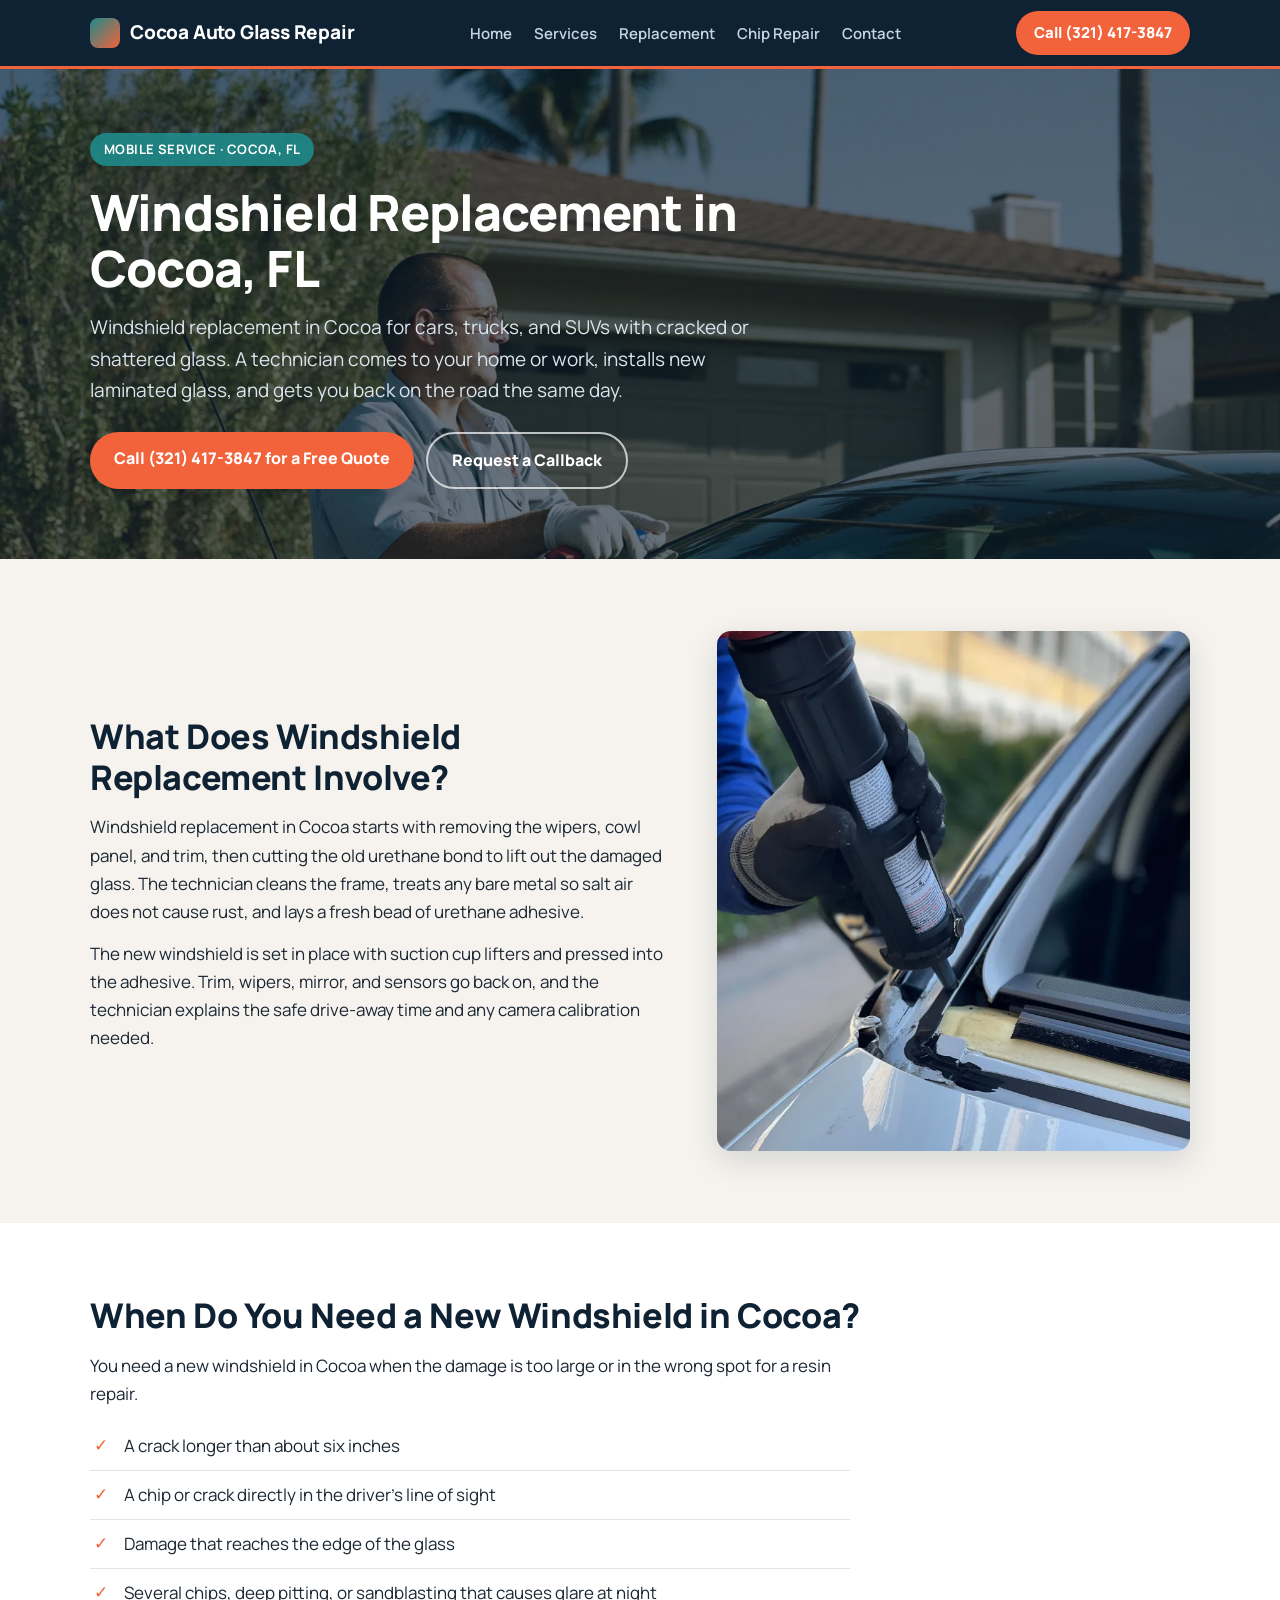
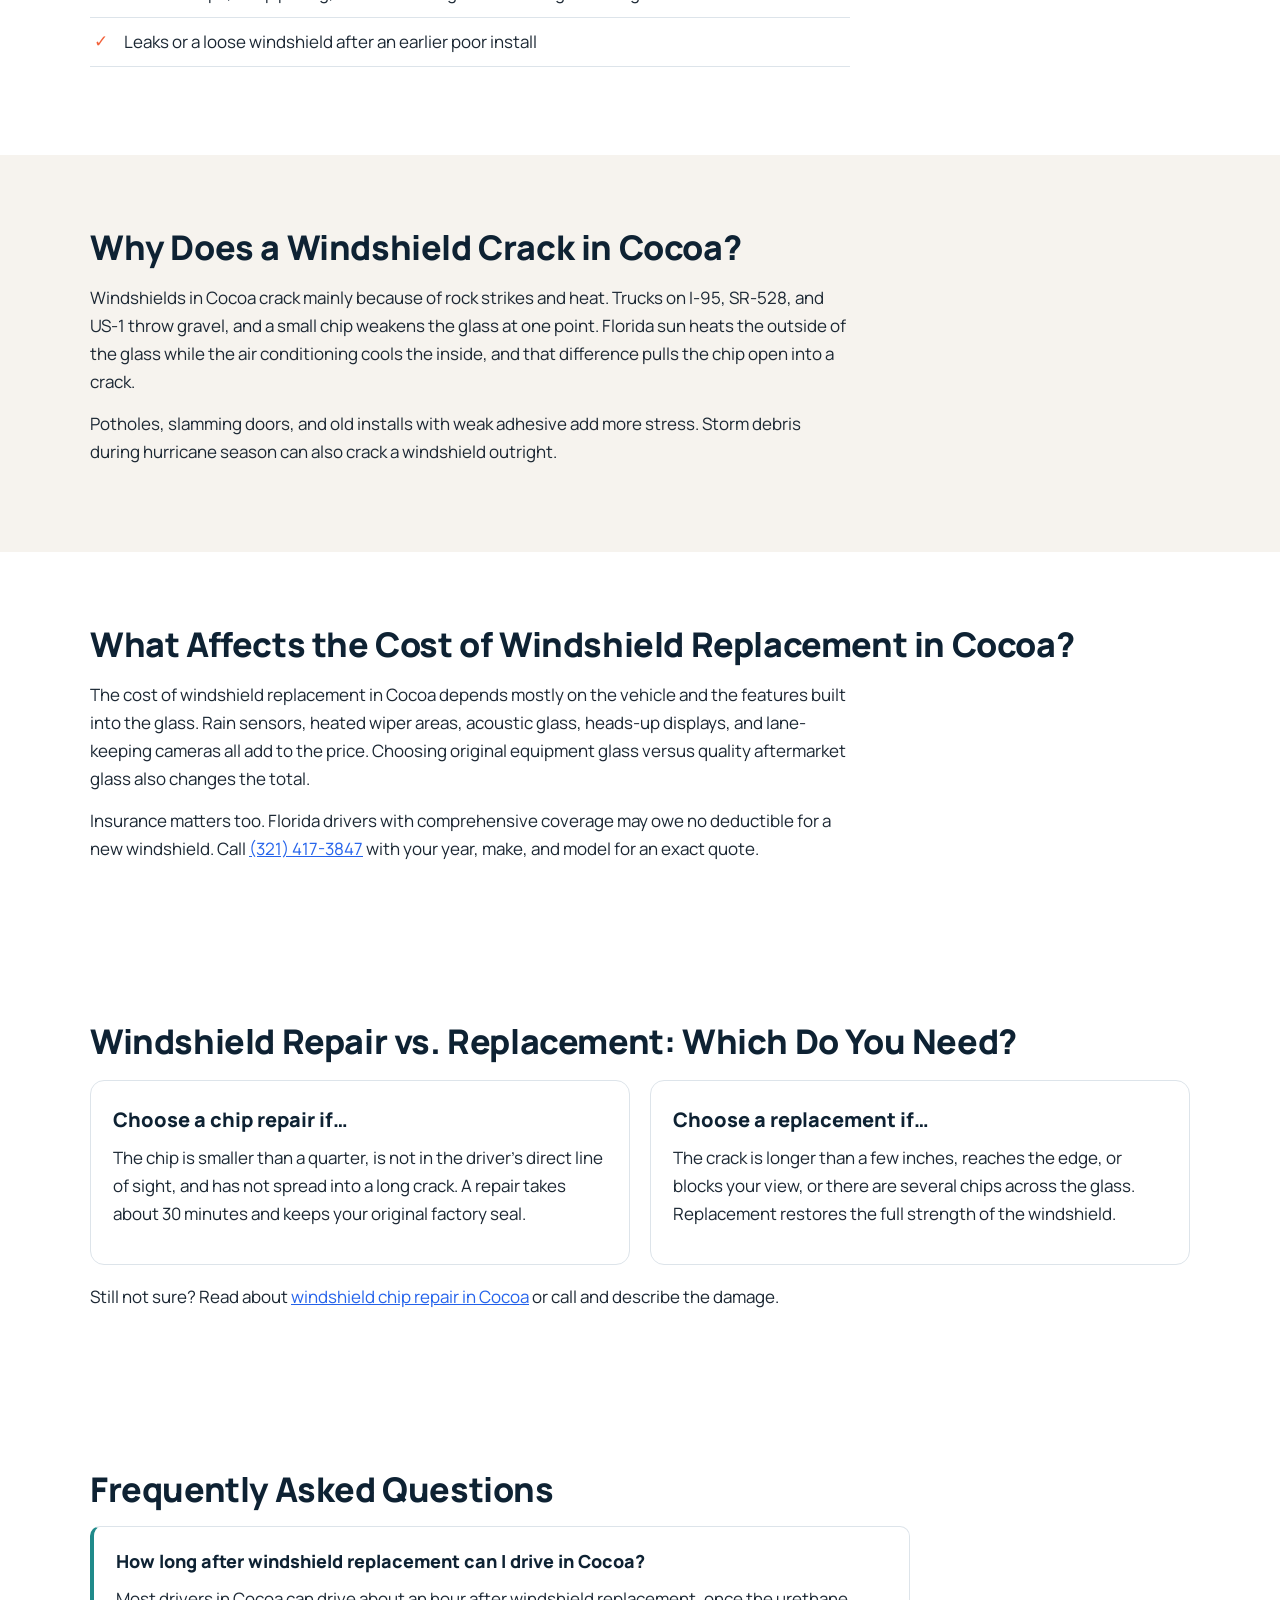
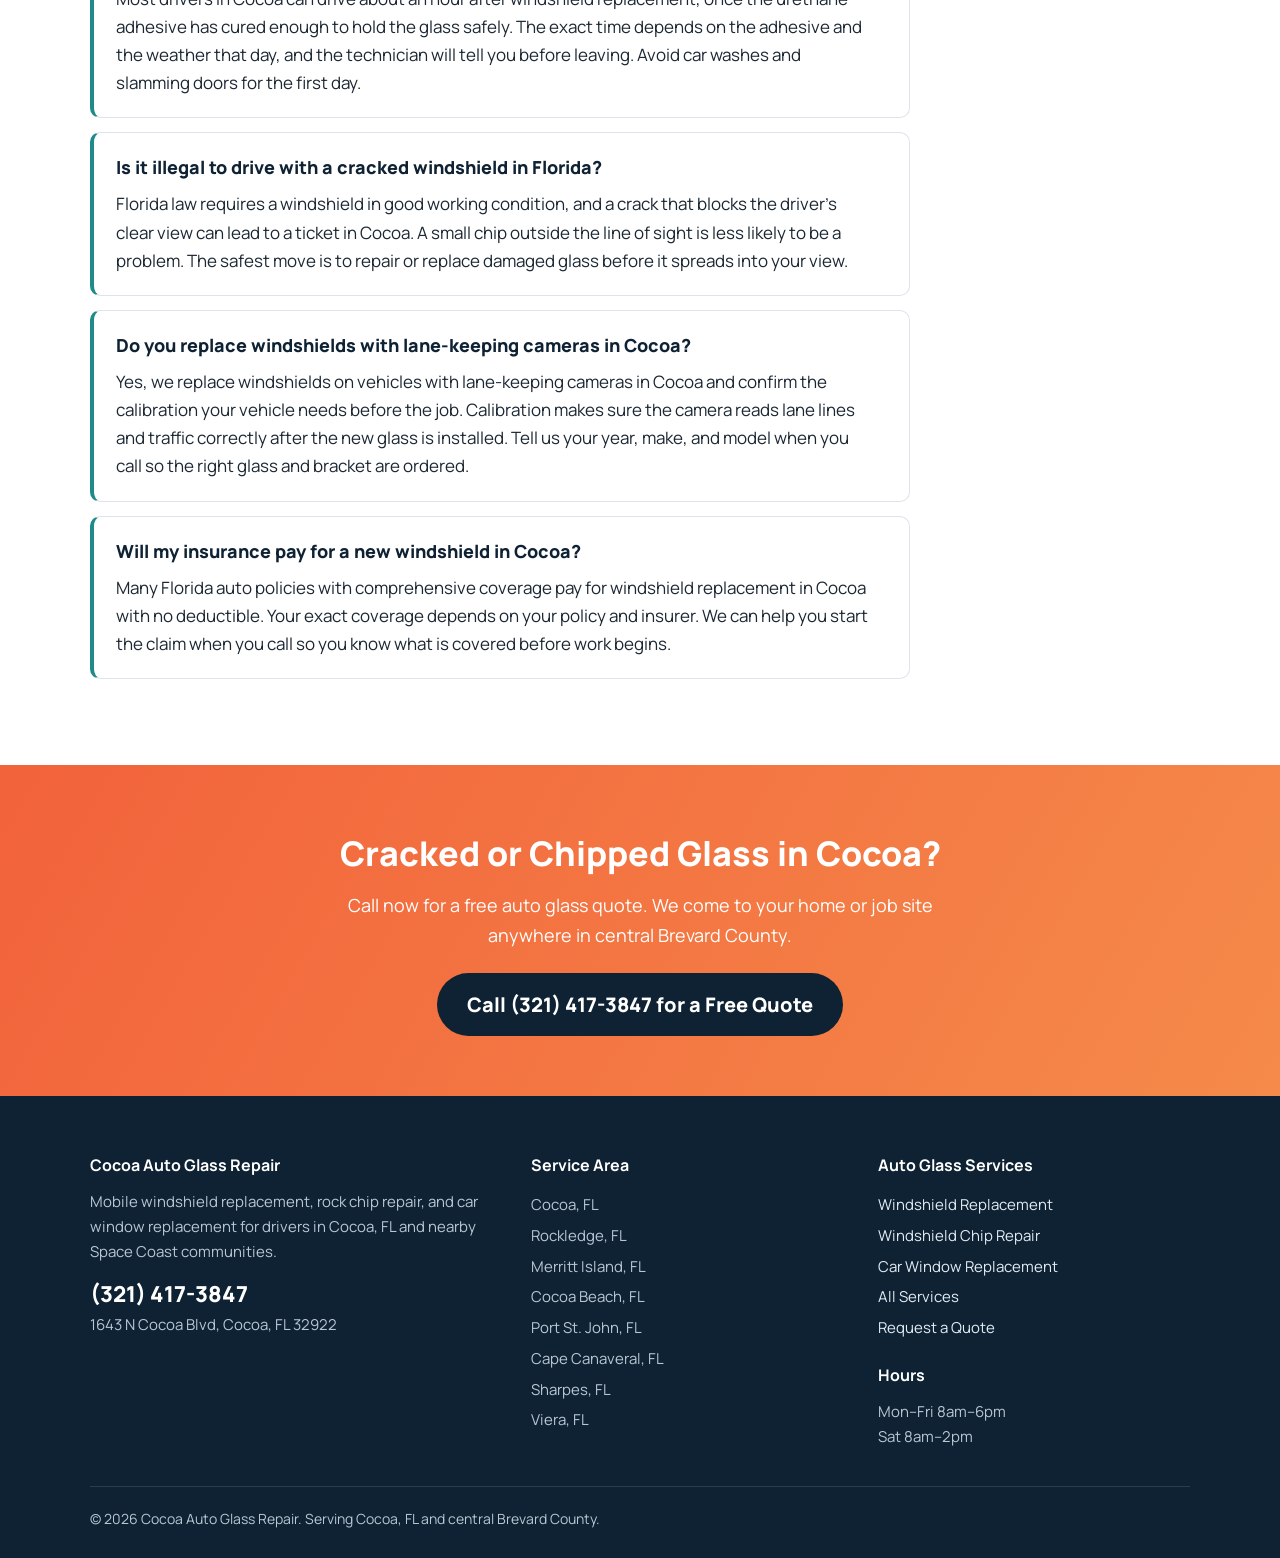
<file: windshield-replacement-cocoa-fl.html>
<!DOCTYPE html>
<html lang="en">
<head>
<meta charset="utf-8">
<meta name="viewport" content="width=device-width, initial-scale=1">
<title>Windshield Replacement in Cocoa, FL | Mobile Install</title>
<meta name="description" content="Mobile windshield replacement in Cocoa, FL with help on insurance claims and ADAS camera calibration. Call (321) 417-3847 for a free quote.">
<link rel="canonical" href="https://www.cocoaautoglassrepair.com/windshield-replacement-cocoa-fl.html">
<meta property="og:title" content="Windshield Replacement in Cocoa, FL | Mobile Install">
<meta property="og:description" content="Mobile windshield replacement in Cocoa, FL with help on insurance claims and ADAS camera calibration. Call (321) 417-3847 for a free quote.">
<meta property="og:type" content="website">
<meta property="og:url" content="https://www.cocoaautoglassrepair.com/windshield-replacement-cocoa-fl.html">
<meta property="og:image" content="https://www.cocoaautoglassrepair.com/windshield-replacement-cocoa-fl-hero.webp">
<link rel="preconnect" href="https://fonts.googleapis.com">
<link rel="preconnect" href="https://fonts.gstatic.com" crossorigin>
<link rel="stylesheet" href="styles.css">
<script type="application/ld+json">
{
  "@context": "https://schema.org",
  "@type": "AutoRepair",
  "name": "Cocoa Auto Glass Repair",
  "telephone": "+1-321-417-3847",
  "url": "https://www.cocoaautoglassrepair.com/",
  "image": "https://www.cocoaautoglassrepair.com/windshield-replacement-cocoa-fl-hero.webp",
  "address": {
    "@type": "PostalAddress",
    "streetAddress": "1643 N Cocoa Blvd",
    "addressLocality": "Cocoa",
    "addressRegion": "FL",
    "postalCode": "32922",
    "addressCountry": "US"
  },
  "areaServed": [
    "Cocoa, FL",
    "Rockledge, FL",
    "Merritt Island, FL",
    "Cocoa Beach, FL",
    "Port St. John, FL",
    "Cape Canaveral, FL",
    "Sharpes, FL",
    "Viera, FL"
  ],
  "description": "Windshield Replacement in Cocoa, FL",
  "openingHours": [
    "Mo-Fr 08:00-18:00",
    "Sa 08:00-14:00"
  ]
}
</script>
<script type="application/ld+json">
{
  "@context": "https://schema.org",
  "@type": "FAQPage",
  "mainEntity": [
    {
      "@type": "Question",
      "name": "How long after windshield replacement can I drive in Cocoa?",
      "acceptedAnswer": {
        "@type": "Answer",
        "text": "Most drivers in Cocoa can drive about an hour after windshield replacement, once the urethane adhesive has cured enough to hold the glass safely. The exact time depends on the adhesive and the weather that day, and the technician will tell you before leaving. Avoid car washes and slamming doors for the first day."
      }
    },
    {
      "@type": "Question",
      "name": "Is it illegal to drive with a cracked windshield in Florida?",
      "acceptedAnswer": {
        "@type": "Answer",
        "text": "Florida law requires a windshield in good working condition, and a crack that blocks the driver\u2019s clear view can lead to a ticket in Cocoa. A small chip outside the line of sight is less likely to be a problem. The safest move is to repair or replace damaged glass before it spreads into your view."
      }
    },
    {
      "@type": "Question",
      "name": "Do you replace windshields with lane-keeping cameras in Cocoa?",
      "acceptedAnswer": {
        "@type": "Answer",
        "text": "Yes, we replace windshields on vehicles with lane-keeping cameras in Cocoa and confirm the calibration your vehicle needs before the job. Calibration makes sure the camera reads lane lines and traffic correctly after the new glass is installed. Tell us your year, make, and model when you call so the right glass and bracket are ordered."
      }
    },
    {
      "@type": "Question",
      "name": "Will my insurance pay for a new windshield in Cocoa?",
      "acceptedAnswer": {
        "@type": "Answer",
        "text": "Many Florida auto policies with comprehensive coverage pay for windshield replacement in Cocoa with no deductible. Your exact coverage depends on your policy and insurer. We can help you start the claim when you call so you know what is covered before work begins."
      }
    }
  ]
}
</script>
</head>
<body>

<!-- NAV -->
<header class="nav">
  <div class="wrap">
    <a class="logo" href="/"><span class="logo-mark" aria-hidden="true"></span>Cocoa Auto Glass Repair</a>
    <nav aria-label="Main">
      <ul class="nav-links">
        <li><a href="/">Home</a></li>
        <li><a href="services.html">Services</a></li>
        <li><a href="windshield-replacement-cocoa-fl.html" aria-current="page">Replacement</a></li>
        <li><a href="windshield-repair-cocoa-fl.html">Chip Repair</a></li>
        <li><a href="contact.html">Contact</a></li>
      </ul>
    </nav>
    <a class="btn btn-coral" href="tel:+13214173847">Call (321) 417-3847</a>
  </div>
</header>

<main>
<section class="hero page-hero">
  <img class="hero-img" src="windshield-replacement-cocoa-fl-hero.webp" alt="Windshield replacement technician at work in Cocoa, FL" width="1600" height="900">
  <div class="wrap">
    <div class="hero-inner">
      <span class="badge">Mobile Service &middot; Cocoa, FL</span>
      <h1>Windshield Replacement in Cocoa, FL</h1>
      <p>Windshield replacement in Cocoa for cars, trucks, and SUVs with cracked or shattered glass. A technician comes to your home or work, installs new laminated glass, and gets you back on the road the same day.</p>
      <div class="hero-ctas">
        <a class="btn btn-coral" href="tel:+13214173847">Call (321) 417-3847 for a Free Quote</a>
        <a class="btn btn-ghost" href="contact.html">Request a Callback</a>
      </div>
    </div>
  </div>
</section>

<section class="section alt">
  <div class="wrap split">
    <div>
      <h2>What Does Windshield Replacement Involve?</h2>
      <p>Windshield replacement in Cocoa starts with removing the wipers, cowl panel, and trim, then cutting the old urethane bond to lift out the damaged glass. The technician cleans the frame, treats any bare metal so salt air does not cause rust, and lays a fresh bead of urethane adhesive.</p><p>The new windshield is set in place with suction cup lifters and pressed into the adhesive. Trim, wipers, mirror, and sensors go back on, and the technician explains the safe drive-away time and any camera calibration needed.</p>
    </div>
    <img class="tall" src="windshield-installation-cocoa-fl.webp" alt="New windshield being installed in Cocoa, FL" width="750" height="1000" loading="lazy">
  </div>
</section>
<section class="section">
  <div class="wrap">
    <h2>When Do You Need a New Windshield in Cocoa?</h2>
    <p>You need a new windshield in Cocoa when the damage is too large or in the wrong spot for a resin repair.</p><ul class="checks"><li>A crack longer than about six inches</li><li>A chip or crack directly in the driver&rsquo;s line of sight</li><li>Damage that reaches the edge of the glass</li><li>Several chips, deep pitting, or sandblasting that causes glare at night</li><li>Leaks or a loose windshield after an earlier poor install</li></ul>
  </div>
</section>
<section class="section alt">
  <div class="wrap">
    <h2>Why Does a Windshield Crack in Cocoa?</h2>
    <p>Windshields in Cocoa crack mainly because of rock strikes and heat. Trucks on I-95, SR-528, and US-1 throw gravel, and a small chip weakens the glass at one point. Florida sun heats the outside of the glass while the air conditioning cools the inside, and that difference pulls the chip open into a crack.</p><p>Potholes, slamming doors, and old installs with weak adhesive add more stress. Storm debris during hurricane season can also crack a windshield outright.</p>
  </div>
</section>
<section class="section">
  <div class="wrap">
    <h2>What Affects the Cost of Windshield Replacement in Cocoa?</h2>
    <p>The cost of windshield replacement in Cocoa depends mostly on the vehicle and the features built into the glass. Rain sensors, heated wiper areas, acoustic glass, heads-up displays, and lane-keeping cameras all add to the price. Choosing original equipment glass versus quality aftermarket glass also changes the total.</p><p>Insurance matters too. Florida drivers with comprehensive coverage may owe no deductible for a new windshield. Call <a href="tel:+13214173847" style="color: #2563eb; text-decoration: underline;">(321) 417-3847</a> with your year, make, and model for an exact quote.</p>
  </div>
</section>
<section class="section">
  <div class="wrap">
    <h2>Windshield Repair vs. Replacement: Which Do You Need?</h2>
    <div class="compare">
      <div><h3>Choose a chip repair if&hellip;</h3><p>The chip is smaller than a quarter, is not in the driver&rsquo;s direct line of sight, and has not spread into a long crack. A repair takes about 30 minutes and keeps your original factory seal.</p></div>
      <div><h3>Choose a replacement if&hellip;</h3><p>The crack is longer than a few inches, reaches the edge, or blocks your view, or there are several chips across the glass. Replacement restores the full strength of the windshield.</p></div>
    </div>
    <p style="margin-top:18px;">Still not sure? Read about <a href="windshield-repair-cocoa-fl.html" style="color: #2563eb; text-decoration: underline;">windshield chip repair in Cocoa</a> or call and describe the damage.</p>
  </div>
</section>

<section class="section" id="faq">
  <div class="wrap">
    <h2>Frequently Asked Questions</h2>
    <div class="faq">
      <div class="faq-item">
        <h3>How long after windshield replacement can I drive in Cocoa?</h3>
        <p>Most drivers in Cocoa can drive about an hour after windshield replacement, once the urethane adhesive has cured enough to hold the glass safely. The exact time depends on the adhesive and the weather that day, and the technician will tell you before leaving. Avoid car washes and slamming doors for the first day.</p>
      </div>
      <div class="faq-item">
        <h3>Is it illegal to drive with a cracked windshield in Florida?</h3>
        <p>Florida law requires a windshield in good working condition, and a crack that blocks the driver&rsquo;s clear view can lead to a ticket in Cocoa. A small chip outside the line of sight is less likely to be a problem. The safest move is to repair or replace damaged glass before it spreads into your view.</p>
      </div>
      <div class="faq-item">
        <h3>Do you replace windshields with lane-keeping cameras in Cocoa?</h3>
        <p>Yes, we replace windshields on vehicles with lane-keeping cameras in Cocoa and confirm the calibration your vehicle needs before the job. Calibration makes sure the camera reads lane lines and traffic correctly after the new glass is installed. Tell us your year, make, and model when you call so the right glass and bracket are ordered.</p>
      </div>
      <div class="faq-item">
        <h3>Will my insurance pay for a new windshield in Cocoa?</h3>
        <p>Many Florida auto policies with comprehensive coverage pay for windshield replacement in Cocoa with no deductible. Your exact coverage depends on your policy and insurer. We can help you start the claim when you call so you know what is covered before work begins.</p>
      </div>
    </div>
  </div>
</section>

<!-- CTA BANNER -->
<section class="cta-band">
  <div class="wrap">
    <h2>Cracked or Chipped Glass in Cocoa?</h2>
    <p>Call now for a free auto glass quote. We come to your home or job site anywhere in central Brevard County.</p>
    <a class="btn btn-navy" href="tel:+13214173847">Call (321) 417-3847 for a Free Quote</a>
  </div>
</section>
</main>

<!-- FOOTER -->
<footer class="footer">
  <div class="wrap">
    <div class="footer-grid">
      <div>
        <h4>Cocoa Auto Glass Repair</h4>
        <p>Mobile windshield replacement, rock chip repair, and car window replacement for drivers in Cocoa, FL and nearby Space Coast communities.</p>
        <p style="margin-top:12px;"><a class="phone" href="tel:+13214173847">(321) 417-3847</a></p>
        <p>1643 N Cocoa Blvd, Cocoa, FL 32922</p>
      </div>
      <div>
        <h4>Service Area</h4>
        <ul>
          <li>Cocoa, FL</li>
          <li>Rockledge, FL</li>
          <li>Merritt Island, FL</li>
          <li>Cocoa Beach, FL</li>
          <li>Port St. John, FL</li>
          <li>Cape Canaveral, FL</li>
          <li>Sharpes, FL</li>
          <li>Viera, FL</li>
        </ul>
      </div>
      <div>
        <h4>Auto Glass Services</h4>
        <ul>
          <li><a href="windshield-replacement-cocoa-fl.html">Windshield Replacement</a></li>
          <li><a href="windshield-repair-cocoa-fl.html">Windshield Chip Repair</a></li>
          <li><a href="car-window-replacement-cocoa-fl.html">Car Window Replacement</a></li>
          <li><a href="services.html">All Services</a></li>
          <li><a href="contact.html">Request a Quote</a></li>
        </ul>
        <h4 style="margin-top:18px;">Hours</h4>
        <p>Mon&ndash;Fri 8am&ndash;6pm<br>Sat 8am&ndash;2pm</p>
      </div>
    </div>
    <p class="copy">&copy; 2026 Cocoa Auto Glass Repair. Serving Cocoa, FL and central Brevard County.</p>
  </div>
</footer>

</body>
</html>
</file>
<file: styles.css>
/* Cocoa Auto Glass Repair */
@import url('https://fonts.googleapis.com/css2?family=Manrope:wght@400;600;700;800&display=swap');

:root {
  --navy: #0e2233;
  --navy-2: #163349;
  --ink: #1b2733;
  --muted: #4f5d6b;
  --line: #dde4ea;
  --sand: #f6f3ee;
  --white: #ffffff;
  --coral: #f2623b;
  --coral-dark: #d84c26;
  --lagoon: #1f8a8a;
  --link: #2563eb;
  --radius: 14px;
}

* { box-sizing: border-box; margin: 0; padding: 0; }
html { -webkit-text-size-adjust: 100%; }
body { font-family: 'Manrope', system-ui, -apple-system, Segoe UI, Roboto, sans-serif; color: var(--ink); background: var(--white); line-height: 1.65; font-size: 17px; }
img { max-width: 100%; display: block; height: auto; }
a { color: inherit; }
.wrap { max-width: 1140px; margin: 0 auto; padding: 0 20px; }

/* NAV */
.nav { position: sticky; top: 0; z-index: 50; background: var(--navy); border-bottom: 3px solid var(--coral); }
.nav .wrap { display: flex; align-items: center; justify-content: space-between; gap: 16px; min-height: 66px; flex-wrap: wrap; }
.logo { color: var(--white); text-decoration: none; font-weight: 800; font-size: 19px; letter-spacing: -0.2px; display: flex; align-items: center; gap: 10px; }
.logo-mark { width: 30px; height: 30px; border-radius: 8px; background: linear-gradient(135deg, var(--lagoon), var(--coral)); display: inline-block; }
.nav-links { display: flex; gap: 22px; list-style: none; flex-wrap: wrap; }
.nav-links a { color: #c9d6e2; text-decoration: none; font-weight: 600; font-size: 15px; }
.nav-links a:hover { color: var(--white); }
.btn { display: inline-block; text-decoration: none; font-weight: 800; border-radius: 999px; padding: 13px 24px; font-size: 16px; text-align: center; }
.btn-coral { background: var(--coral); color: var(--white); }
.btn-coral:hover { background: var(--coral-dark); }
.btn-ghost { border: 2px solid rgba(255,255,255,0.7); color: var(--white); }
.btn-ghost:hover { background: rgba(255,255,255,0.1); }
.btn-navy { background: var(--navy); color: var(--white); }
.nav .btn { padding: 10px 18px; font-size: 15px; }

/* HERO */
.hero { position: relative; background: var(--navy); color: var(--white); overflow: hidden; }
.hero-img { position: absolute; inset: 0; width: 100%; height: 100%; object-fit: cover; opacity: 0.38; }
.hero .wrap { position: relative; padding: 88px 20px 96px; }
.hero-inner { max-width: 680px; }
.badge { display: inline-block; background: rgba(31,138,138,0.9); color: var(--white); font-size: 13px; font-weight: 700; letter-spacing: 0.4px; text-transform: uppercase; padding: 6px 14px; border-radius: 999px; margin-bottom: 18px; }
.hero h1 { font-size: clamp(32px, 5vw, 50px); line-height: 1.12; font-weight: 800; letter-spacing: -0.8px; margin-bottom: 16px; }
.hero p { font-size: 19px; color: #dbe5ee; margin-bottom: 26px; }
.hero-phone { display: block; font-size: 28px; font-weight: 800; color: var(--white); text-decoration: none; margin-bottom: 22px; }
.hero-ctas { display: flex; gap: 12px; flex-wrap: wrap; }
.page-hero .wrap { padding: 64px 20px 70px; }

/* TRUST STRIP */
.strip { background: var(--sand); border-bottom: 1px solid var(--line); }
.strip ul { list-style: none; display: grid; grid-template-columns: repeat(auto-fit, minmax(210px, 1fr)); gap: 12px; padding: 22px 0; }
.strip li { font-weight: 700; font-size: 15px; color: var(--navy); padding-left: 26px; position: relative; }
.strip li::before { content: ""; position: absolute; left: 0; top: 5px; width: 14px; height: 14px; border-radius: 50%; background: var(--lagoon); }

/* SECTIONS */
.section { padding: 72px 0; }
.section.alt { background: var(--sand); }
.section h2 { font-size: clamp(26px, 3.4vw, 34px); line-height: 1.2; font-weight: 800; color: var(--navy); letter-spacing: -0.4px; margin-bottom: 16px; }
.section h3 { font-size: 20px; font-weight: 800; color: var(--navy); margin: 22px 0 8px; }
.section p { margin-bottom: 14px; color: var(--ink); max-width: 760px; }
.lead { font-size: 19px; color: var(--muted); }
.split { display: grid; grid-template-columns: 1.1fr 0.9fr; gap: 48px; align-items: center; }
.split.flip > :first-child { order: 2; }
.split img { border-radius: var(--radius); box-shadow: 0 10px 30px rgba(14,34,51,0.14); width: 100%; object-fit: cover; }
.split img.tall { max-height: 520px; }
.checks { list-style: none; margin: 10px 0 16px; max-width: 760px; }
.checks li { padding: 10px 0 10px 34px; position: relative; border-bottom: 1px solid var(--line); }
.checks li::before { content: "\2713"; position: absolute; left: 4px; top: 9px; color: var(--coral); font-weight: 800; }
.steps { list-style: none; counter-reset: step; display: grid; grid-template-columns: repeat(auto-fit, minmax(230px, 1fr)); gap: 18px; margin-top: 18px; }
.steps li { counter-increment: step; background: var(--white); border: 1px solid var(--line); border-radius: var(--radius); padding: 22px; }
.section.alt .steps li { background: var(--white); }
.steps li::before { content: counter(step); display: inline-flex; width: 34px; height: 34px; border-radius: 50%; background: var(--navy); color: var(--white); font-weight: 800; align-items: center; justify-content: center; margin-bottom: 10px; }
.steps strong { display: block; color: var(--navy); margin-bottom: 4px; }

/* CARDS */
.cards { display: grid; grid-template-columns: repeat(auto-fit, minmax(260px, 1fr)); gap: 20px; margin-top: 24px; }
.card { background: var(--white); border: 1px solid var(--line); border-radius: var(--radius); padding: 26px; display: flex; flex-direction: column; }
.card h3 { margin-top: 0; }
.card p { flex: 1; }
.card a.more { font-weight: 800; color: var(--link); text-decoration: underline; }

/* FAQ */
.faq { max-width: 820px; }
.faq-item { background: var(--white); border: 1px solid var(--line); border-left: 4px solid var(--lagoon); border-radius: 10px; padding: 20px 22px; margin-bottom: 14px; }
.faq-item h3 { margin: 0 0 8px; font-size: 18px; }
.faq-item p { margin: 0; }

/* COMPARE */
.compare { display: grid; grid-template-columns: 1fr 1fr; gap: 20px; margin-top: 18px; }
.compare > div { border: 1px solid var(--line); border-radius: var(--radius); padding: 22px; background: var(--white); }
.compare h3 { margin-top: 0; }

/* NOTE */
.note { background: var(--white); border-left: 4px solid var(--coral); border-radius: 8px; padding: 16px 18px; max-width: 760px; margin: 10px 0 18px; }

/* CTA BANNER */
.cta-band { background: linear-gradient(120deg, var(--coral), #f58a4a); color: var(--white); text-align: center; padding: 60px 0; }
.cta-band h2 { font-size: clamp(26px, 3.4vw, 34px); font-weight: 800; margin-bottom: 10px; }
.cta-band p { font-size: 18px; margin: 0 auto 22px; max-width: 640px; }
.cta-band .btn-navy { font-size: 20px; padding: 15px 30px; }

/* MAP */
.map-box { border-radius: var(--radius); overflow: hidden; box-shadow: 0 6px 24px rgba(0,0,0,0.10); max-width: 960px; margin: 0 auto; }
.map-box iframe { border: 0; display: block; width: 100%; height: 420px; }

/* FORM */
.form { background: var(--white); border: 1px solid var(--line); border-radius: var(--radius); padding: 28px; box-shadow: 0 10px 30px rgba(14,34,51,0.08); }
.form label { display: block; font-weight: 700; font-size: 15px; color: var(--navy); margin: 14px 0 6px; }
.form input, .form select, .form textarea { width: 100%; font: inherit; font-size: 16px; padding: 12px 14px; border: 1px solid #c6d0d9; border-radius: 10px; background: var(--white); color: var(--ink); }
.form textarea { min-height: 120px; resize: vertical; }
.form button { margin-top: 18px; width: 100%; border: 0; cursor: pointer; font-family: inherit; }
.info-list { list-style: none; }
.info-list li { padding: 12px 0; border-bottom: 1px solid var(--line); }
.info-list strong { display: block; color: var(--navy); }

/* FOOTER */
.footer { background: var(--navy); color: #b9c7d4; padding: 56px 0 28px; font-size: 15px; }
.footer-grid { display: grid; grid-template-columns: 1.3fr 1fr 1fr; gap: 36px; }
.footer h4 { color: var(--white); font-size: 16px; margin-bottom: 12px; }
.footer ul { list-style: none; }
.footer li { padding: 3px 0; }
.footer a { color: #e4ecf3; text-decoration: none; }
.footer a:hover { text-decoration: underline; }
.footer .phone { font-size: 22px; font-weight: 800; color: var(--white); }
.copy { border-top: 1px solid rgba(255,255,255,0.12); margin-top: 36px; padding-top: 20px; font-size: 14px; }

@media (max-width: 860px) {
  .split, .compare, .footer-grid { grid-template-columns: 1fr; }
  .split.flip > :first-child { order: 0; }
  .nav-links { gap: 14px; }
  .nav-links a { font-size: 14px; }
  .hero .wrap { padding: 60px 20px 66px; }
  .section { padding: 54px 0; }
}
@media (max-width: 560px) {
  .nav .wrap { padding-top: 8px; padding-bottom: 6px; gap: 6px 10px; min-height: 0; }
  .logo { font-size: 15px; gap: 8px; }
  .logo-mark { width: 24px; height: 24px; }
  .nav .btn { padding: 8px 12px; font-size: 13px; }
  .nav nav { order: 3; width: 100%; }
  .nav-links { flex-wrap: nowrap; overflow-x: auto; gap: 18px; padding-bottom: 4px; }
  .nav-links a { white-space: nowrap; font-size: 13px; }
  .hero-ctas .btn { width: 100%; }
  .map-box iframe { height: 320px; }
}
</file>
